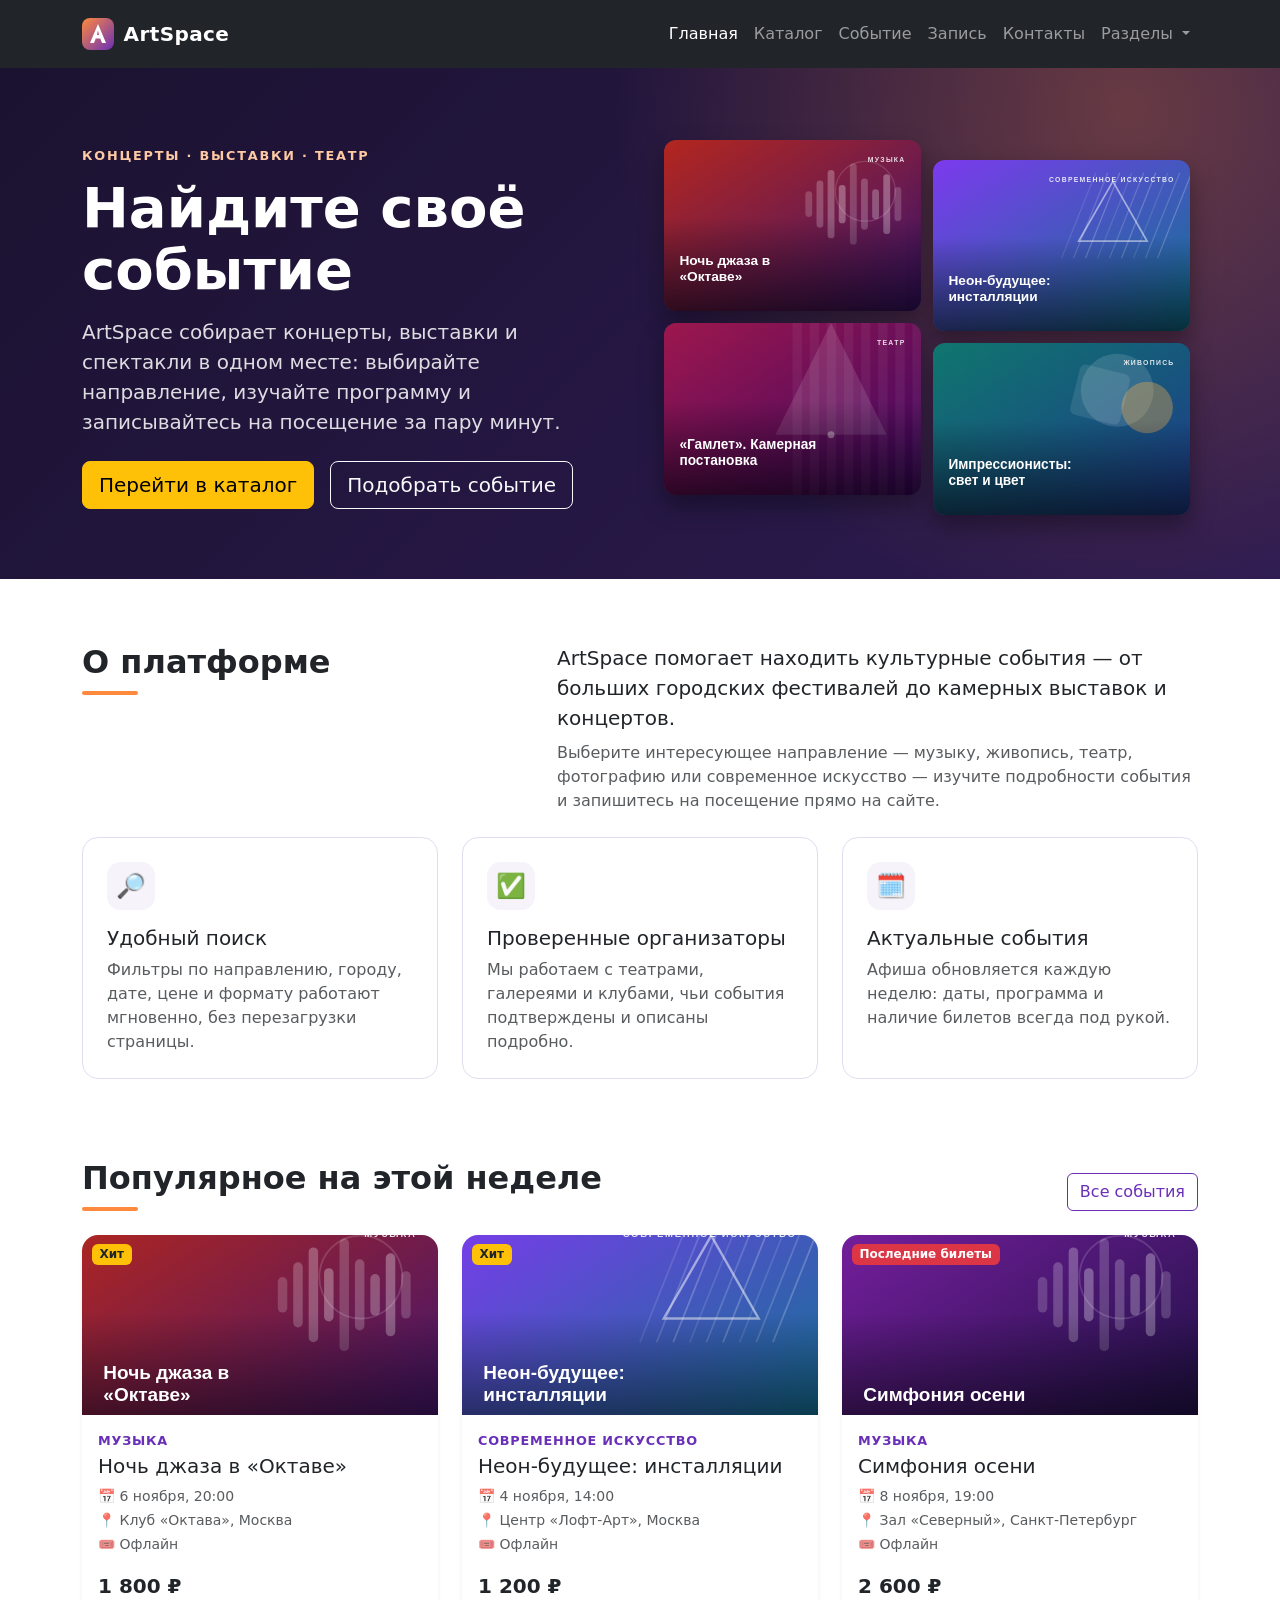
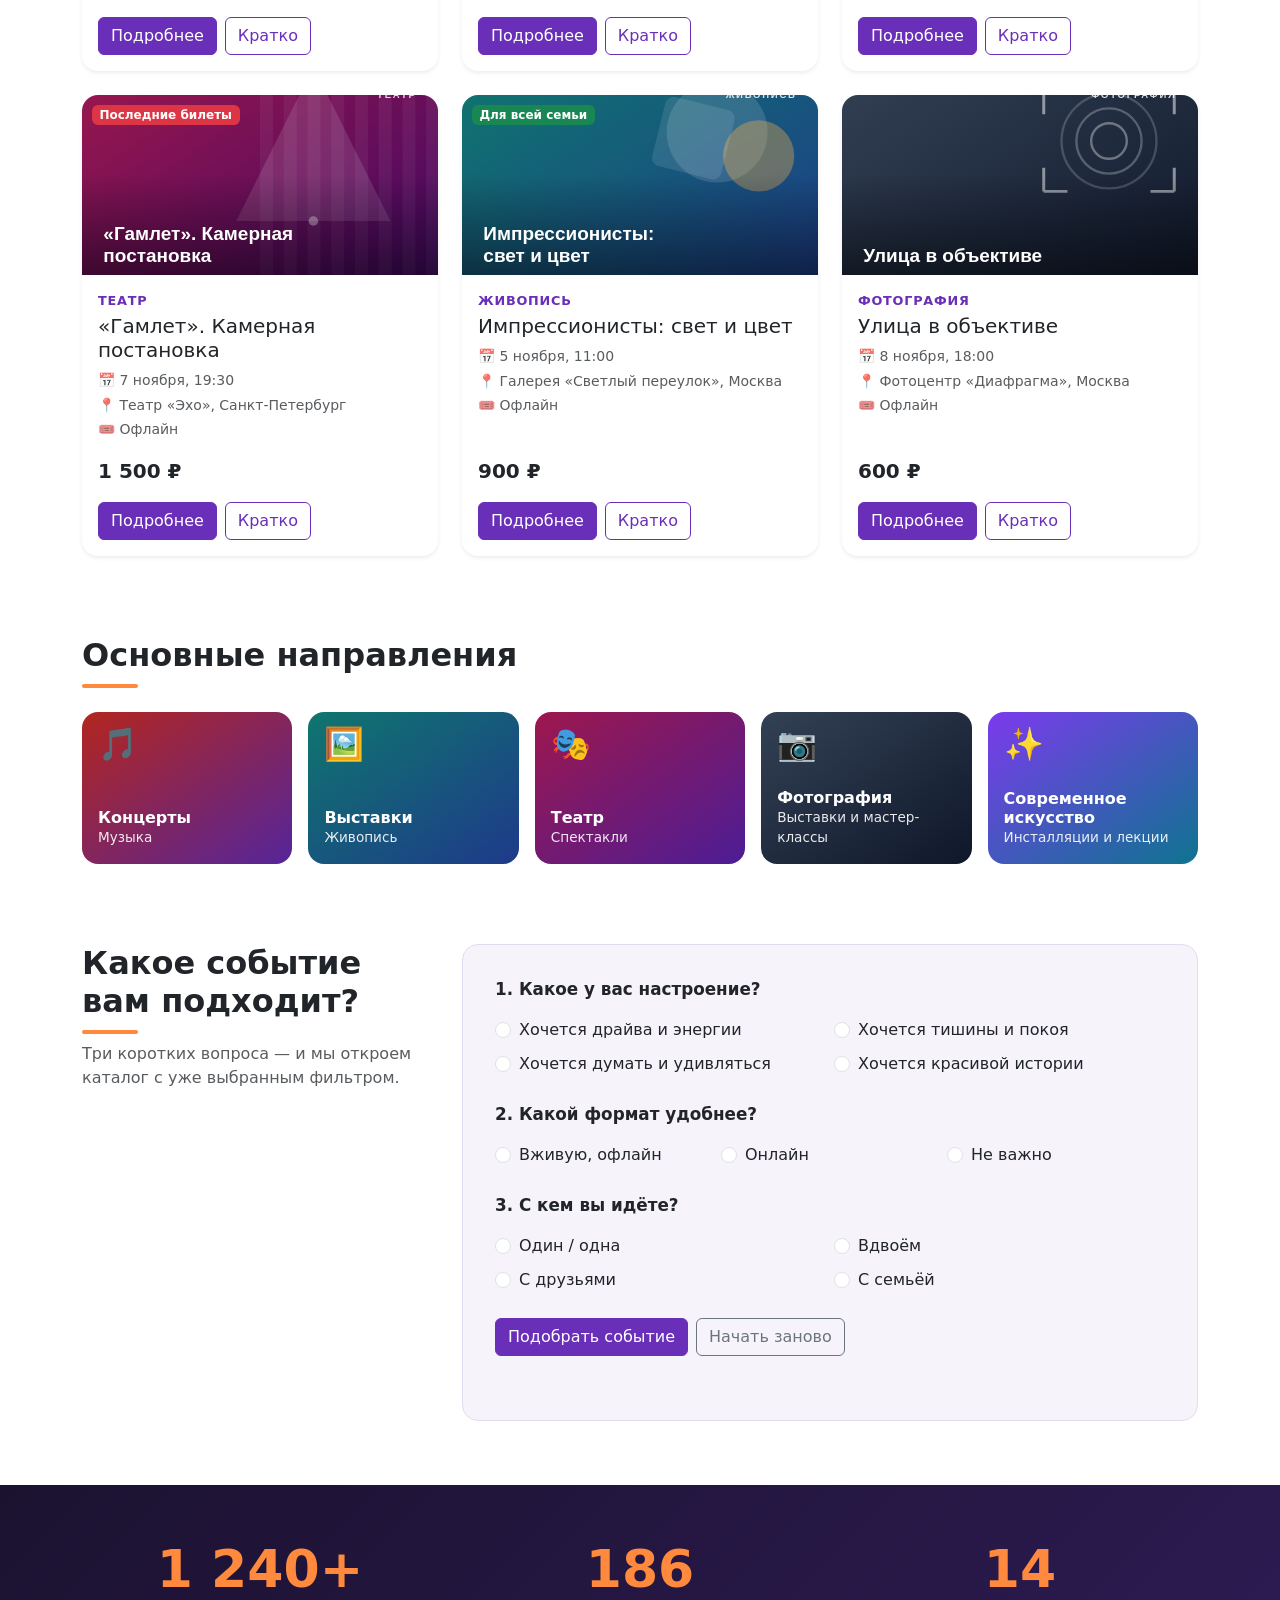
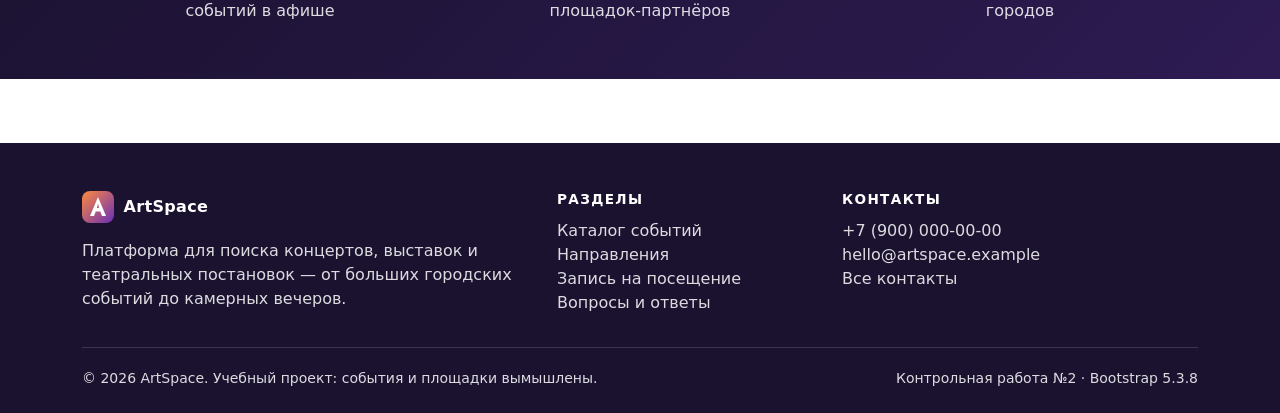
<file: index.html>
<!DOCTYPE html>
<html lang="ru">
<head>
  <meta charset="UTF-8">
  <meta name="viewport" content="width=device-width, initial-scale=1.0">
  <title>ArtSpace — поиск концертов и выставок</title>
  <meta name="description" content="ArtSpace — платформа для поиска концертов, выставок и театральных постановок.">
  <link rel="icon" href="images/logo.svg" type="image/svg+xml">
  <link
    href="https://cdn.jsdelivr.net/npm/bootstrap@5.3.8/dist/css/bootstrap.min.css"
    rel="stylesheet"
  >
  <link rel="stylesheet" href="css/custom.css">
</head>
<body data-page="home">
  <a class="visually-hidden-focusable position-absolute p-2 bg-white" href="#main">Перейти к содержимому</a>

  <nav class="navbar navbar-expand-lg navbar-dark bg-dark as-navbar sticky-top" aria-label="Основное меню">
    <div class="container">
      <a class="navbar-brand brand" href="index.html">
        <img class="brand__logo" src="images/logo.svg" alt="" width="32" height="32">
        <span>ArtSpace</span>
      </a>

      <button
        class="navbar-toggler"
        type="button"
        data-bs-toggle="collapse"
        data-bs-target="#mainNavbar"
        aria-controls="mainNavbar"
        aria-expanded="false"
        aria-label="Переключить навигацию"
      >
        <span class="navbar-toggler-icon"></span>
      </button>

      <div class="collapse navbar-collapse" id="mainNavbar">
        <ul class="navbar-nav ms-auto">
        <li class="nav-item">
          <a class="nav-link active" aria-current="page" href="index.html">Главная</a>
        </li>
        <li class="nav-item">
          <a class="nav-link" href="catalog.html">Каталог</a>
        </li>
        <li class="nav-item">
          <a class="nav-link" href="product.html">Событие</a>
        </li>
        <li class="nav-item">
          <a class="nav-link" href="order.html">Запись</a>
        </li>
        <li class="nav-item">
          <a class="nav-link" href="contacts.html">Контакты</a>
        </li>
        <li class="nav-item dropdown">
          <a class="nav-link dropdown-toggle" href="#" role="button" data-bs-toggle="dropdown" aria-expanded="false">
            Разделы
          </a>
          <ul class="dropdown-menu dropdown-menu-end">
            <li><a class="dropdown-item" href="index.html#popular">Популярное на неделе</a></li>
            <li><a class="dropdown-item" href="index.html#directions">Направления</a></li>
            <li><a class="dropdown-item" href="index.html#quiz">Подобрать событие</a></li>
            <li><hr class="dropdown-divider"></li>
            <li><a class="dropdown-item" href="contacts.html#faq">Вопросы и ответы</a></li>
          </ul>
        </li>
        </ul>
      </div>
    </div>
  </nav>

  <main id="main">
    <section class="hero" aria-labelledby="hero-title">
      <div class="container">
        <div class="row align-items-center g-5">
          <div class="col-12 col-lg-6">
            <p class="hero__eyebrow">Концерты · выставки · театр</p>
            <h1 class="hero__title display-4 mb-3" id="hero-title">Найдите своё событие</h1>
            <p class="hero__lead lead mb-4">
              ArtSpace собирает концерты, выставки и спектакли в одном месте: выбирайте направление,
              изучайте программу и записывайтесь на посещение за пару минут.
            </p>
            <div class="d-flex flex-wrap gap-3">
              <a class="btn btn-warning btn-lg" href="catalog.html">Перейти в каталог</a>
              <a class="btn btn-outline-light btn-lg" href="#quiz">Подобрать событие</a>
            </div>
          </div>
          <div class="col-12 col-lg-6">
            <div class="hero__collage" aria-hidden="true">
              <img class="hero__poster" src="images/posters/jazz-night.svg" alt="">
              <img class="hero__poster" src="images/posters/neon-future.svg" alt="">
              <img class="hero__poster" src="images/posters/hamlet-studio.svg" alt="">
              <img class="hero__poster" src="images/posters/impressionists.svg" alt="">
            </div>
          </div>
        </div>
      </div>
    </section>

    <section id="about" class="container my-5 py-3" aria-labelledby="about-title">
      <div class="row g-4 mb-4">
        <div class="col-12 col-lg-5">
          <h2 class="section-title" id="about-title">О платформе</h2>
        </div>
        <div class="col-12 col-lg-7">
          <p class="lead mb-2">ArtSpace помогает находить культурные события — от больших городских фестивалей до камерных выставок и концертов.</p>
          <p class="text-body-secondary mb-0">Выберите интересующее направление — музыку, живопись, театр, фотографию или современное искусство — изучите подробности события и запишитесь на посещение прямо на сайте.</p>
        </div>
      </div>
      <div class="row g-4">
        <div class="col-12 col-md-4">
          <div class="feature">
            <span class="feature__icon" aria-hidden="true">🔎</span>
            <h3 class="h5">Удобный поиск</h3>
            <p class="mb-0 text-body-secondary">Фильтры по направлению, городу, дате, цене и формату работают мгновенно, без перезагрузки страницы.</p>
          </div>
        </div>
        <div class="col-12 col-md-4">
          <div class="feature">
            <span class="feature__icon" aria-hidden="true">✅</span>
            <h3 class="h5">Проверенные организаторы</h3>
            <p class="mb-0 text-body-secondary">Мы работаем с театрами, галереями и клубами, чьи события подтверждены и описаны подробно.</p>
          </div>
        </div>
        <div class="col-12 col-md-4">
          <div class="feature">
            <span class="feature__icon" aria-hidden="true">🗓️</span>
            <h3 class="h5">Актуальные события</h3>
            <p class="mb-0 text-body-secondary">Афиша обновляется каждую неделю: даты, программа и наличие билетов всегда под рукой.</p>
          </div>
        </div>
      </div>
    </section>

    <section id="popular" class="container my-5 py-3" aria-labelledby="popular-title">
      <div class="d-flex flex-wrap justify-content-between align-items-end gap-3 mb-4">
        <h2 class="section-title mb-0" id="popular-title">Популярное на этой неделе</h2>
        <a class="btn btn-outline-primary" href="catalog.html">Все события</a>
      </div>
      <div class="row g-4" id="popular-grid"></div>
    </section>

    <section id="directions" class="container my-5 py-3" aria-labelledby="directions-title">
      <h2 class="section-title mb-4" id="directions-title">Основные направления</h2>
      <div class="row row-cols-2 row-cols-md-3 row-cols-lg-5 g-3">
        <div class="col">
          <a class="direction-tile direction-tile--music" href="catalog.html?category=music">
            <span class="direction-tile__icon" aria-hidden="true">🎵</span>
            <span class="direction-tile__title">Концерты</span>
            <span class="direction-tile__hint">Музыка</span>
          </a>
        </div>
        <div class="col">
          <a class="direction-tile direction-tile--painting" href="catalog.html?category=painting">
            <span class="direction-tile__icon" aria-hidden="true">🖼️</span>
            <span class="direction-tile__title">Выставки</span>
            <span class="direction-tile__hint">Живопись</span>
          </a>
        </div>
        <div class="col">
          <a class="direction-tile direction-tile--theatre" href="catalog.html?category=theatre">
            <span class="direction-tile__icon" aria-hidden="true">🎭</span>
            <span class="direction-tile__title">Театр</span>
            <span class="direction-tile__hint">Спектакли</span>
          </a>
        </div>
        <div class="col">
          <a class="direction-tile direction-tile--photography" href="catalog.html?category=photography">
            <span class="direction-tile__icon" aria-hidden="true">📷</span>
            <span class="direction-tile__title">Фотография</span>
            <span class="direction-tile__hint">Выставки и мастер-классы</span>
          </a>
        </div>
        <div class="col">
          <a class="direction-tile direction-tile--contemporary" href="catalog.html?category=contemporary">
            <span class="direction-tile__icon" aria-hidden="true">✨</span>
            <span class="direction-tile__title">Современное искусство</span>
            <span class="direction-tile__hint">Инсталляции и лекции</span>
          </a>
        </div>
      </div>
    </section>

    <section id="quiz" class="container my-5 py-3" aria-labelledby="quiz-title">
      <div class="row g-4 align-items-start">
        <div class="col-12 col-lg-4">
          <h2 class="section-title" id="quiz-title">Какое событие вам подходит?</h2>
          <p class="text-body-secondary">Три коротких вопроса — и мы откроем каталог с уже выбранным фильтром.</p>
        </div>
        <div class="col-12 col-lg-8">
          <div class="quiz">
            <form id="quiz-form" novalidate>
              <fieldset class="mb-4">
                <legend class="quiz__legend">1. Какое у вас настроение?</legend>
                <div class="row row-cols-1 row-cols-sm-2 g-2">
                  <div class="col"><div class="form-check"><input class="form-check-input" type="radio" name="mood" id="mood-energy" value="energy"><label class="form-check-label" for="mood-energy">Хочется драйва и энергии</label></div></div>
                  <div class="col"><div class="form-check"><input class="form-check-input" type="radio" name="mood" id="mood-calm" value="calm"><label class="form-check-label" for="mood-calm">Хочется тишины и покоя</label></div></div>
                  <div class="col"><div class="form-check"><input class="form-check-input" type="radio" name="mood" id="mood-think" value="think"><label class="form-check-label" for="mood-think">Хочется думать и удивляться</label></div></div>
                  <div class="col"><div class="form-check"><input class="form-check-input" type="radio" name="mood" id="mood-story" value="story"><label class="form-check-label" for="mood-story">Хочется красивой истории</label></div></div>
                </div>
              </fieldset>

              <fieldset class="mb-4">
                <legend class="quiz__legend">2. Какой формат удобнее?</legend>
                <div class="row row-cols-1 row-cols-sm-3 g-2">
                  <div class="col"><div class="form-check"><input class="form-check-input" type="radio" name="mode" id="mode-offline" value="offline"><label class="form-check-label" for="mode-offline">Вживую, офлайн</label></div></div>
                  <div class="col"><div class="form-check"><input class="form-check-input" type="radio" name="mode" id="mode-online" value="online"><label class="form-check-label" for="mode-online">Онлайн</label></div></div>
                  <div class="col"><div class="form-check"><input class="form-check-input" type="radio" name="mode" id="mode-any" value="any"><label class="form-check-label" for="mode-any">Не важно</label></div></div>
                </div>
              </fieldset>

              <fieldset class="mb-4">
                <legend class="quiz__legend">3. С кем вы идёте?</legend>
                <div class="row row-cols-1 row-cols-sm-2 g-2">
                  <div class="col"><div class="form-check"><input class="form-check-input" type="radio" name="company" id="company-alone" value="alone"><label class="form-check-label" for="company-alone">Один / одна</label></div></div>
                  <div class="col"><div class="form-check"><input class="form-check-input" type="radio" name="company" id="company-couple" value="couple"><label class="form-check-label" for="company-couple">Вдвоём</label></div></div>
                  <div class="col"><div class="form-check"><input class="form-check-input" type="radio" name="company" id="company-friends" value="friends"><label class="form-check-label" for="company-friends">С друзьями</label></div></div>
                  <div class="col"><div class="form-check"><input class="form-check-input" type="radio" name="company" id="company-family" value="family"><label class="form-check-label" for="company-family">С семьёй</label></div></div>
                </div>
              </fieldset>

              <div class="d-flex flex-wrap gap-2">
                <button type="submit" class="btn btn-primary">Подобрать событие</button>
                <button type="reset" class="btn btn-outline-secondary">Начать заново</button>
              </div>
            </form>
            <div id="quiz-result" class="quiz__result mt-3" aria-live="polite"></div>
          </div>
        </div>
      </div>
    </section>

    <section id="stats" class="stats-band" aria-label="ArtSpace в цифрах">
      <div class="container">
        <div class="stats">
          <div><span class="stats__number">1 240+</span><span class="stats__label">событий в афише</span></div>
          <div><span class="stats__number">186</span><span class="stats__label">площадок-партнёров</span></div>
          <div><span class="stats__number">14</span><span class="stats__label">городов</span></div>
        </div>
      </div>
    </section>
  </main>

  <div class="modal fade" id="eventModal" tabindex="-1" aria-labelledby="eventModalLabel" aria-hidden="true">
    <div class="modal-dialog modal-dialog-centered">
      <div class="modal-content">
        <div class="modal-header">
          <h2 class="modal-title h5" id="eventModalLabel">Событие</h2>
          <button type="button" class="btn-close" data-bs-dismiss="modal" aria-label="Закрыть"></button>
        </div>
        <div class="modal-body">
          <div class="d-flex flex-wrap gap-1 mb-3" id="eventModalLabels"></div>
          <dl class="row mb-3">
            <dt class="col-4">Дата</dt>
            <dd class="col-8" id="eventModalDate"></dd>
            <dt class="col-4">Место</dt>
            <dd class="col-8" id="eventModalPlace"></dd>
            <dt class="col-4">Цена</dt>
            <dd class="col-8 mb-0" id="eventModalPrice"></dd>
          </dl>
          <p class="mb-0 text-body-secondary" id="eventModalText"></p>
        </div>
        <div class="modal-footer">
          <button type="button" class="btn btn-secondary" data-bs-dismiss="modal">Закрыть</button>
          <a id="eventModalLink" class="btn btn-primary" href="catalog.html">Перейти на страницу события</a>
        </div>
      </div>
    </div>
  </div>

  <footer class="footer">
    <div class="container">
      <div class="row g-4">
        <div class="col-12 col-md-5">
          <a class="brand text-white text-decoration-none mb-3" href="index.html">
            <img class="brand__logo" src="images/logo.svg" alt="" width="32" height="32">
            <span>ArtSpace</span>
          </a>
          <p class="mb-0">Платформа для поиска концертов, выставок и театральных постановок — от больших городских событий до камерных вечеров.</p>
        </div>
        <div class="col-6 col-md-3">
          <h2 class="footer__title">Разделы</h2>
          <ul class="list-unstyled mb-0">
            <li><a class="footer__link" href="catalog.html">Каталог событий</a></li>
            <li><a class="footer__link" href="index.html#directions">Направления</a></li>
            <li><a class="footer__link" href="order.html">Запись на посещение</a></li>
            <li><a class="footer__link" href="contacts.html#faq">Вопросы и ответы</a></li>
          </ul>
        </div>
        <div class="col-6 col-md-4">
          <h2 class="footer__title">Контакты</h2>
          <ul class="list-unstyled mb-0">
            <li><a class="footer__link" href="tel:+79000000000">+7 (900) 000-00-00</a></li>
            <li><a class="footer__link" href="mailto:hello@artspace.example">hello@artspace.example</a></li>
            <li><a class="footer__link" href="contacts.html">Все контакты</a></li>
          </ul>
        </div>
      </div>
      <div class="footer__bottom d-flex flex-wrap justify-content-between gap-2">
        <span>&copy; 2026 ArtSpace. Учебный проект: события и площадки вымышлены.</span>
        <span>Контрольная работа №2 · Bootstrap 5.3.8</span>
      </div>
    </div>
  </footer>

  <button type="button" class="btn btn-primary to-top" id="toTop" aria-label="Наверх" hidden>&uarr;</button>

  <script src="https://cdn.jsdelivr.net/npm/bootstrap@5.3.8/dist/js/bootstrap.bundle.min.js"></script>
  <script src="js/events.js"></script>
  <script src="js/main.js"></script>
</body>
</html>
</file>
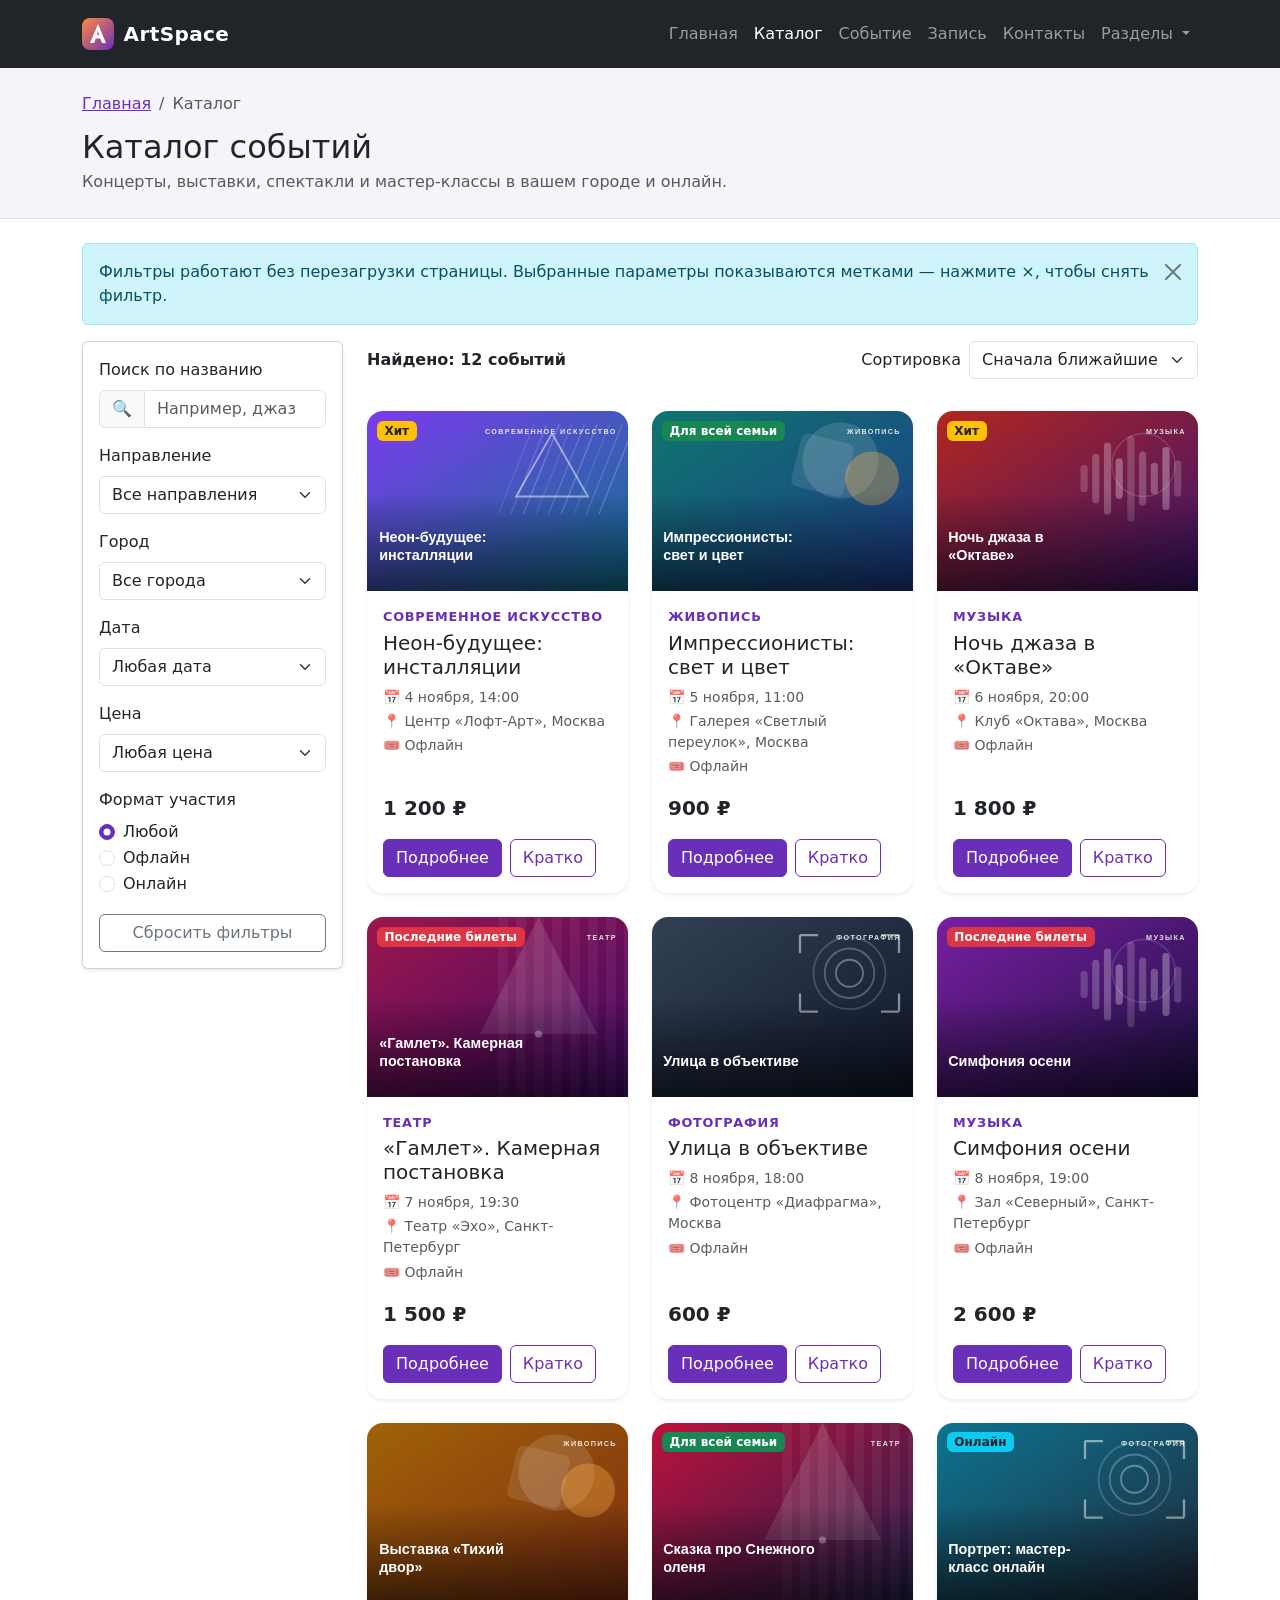
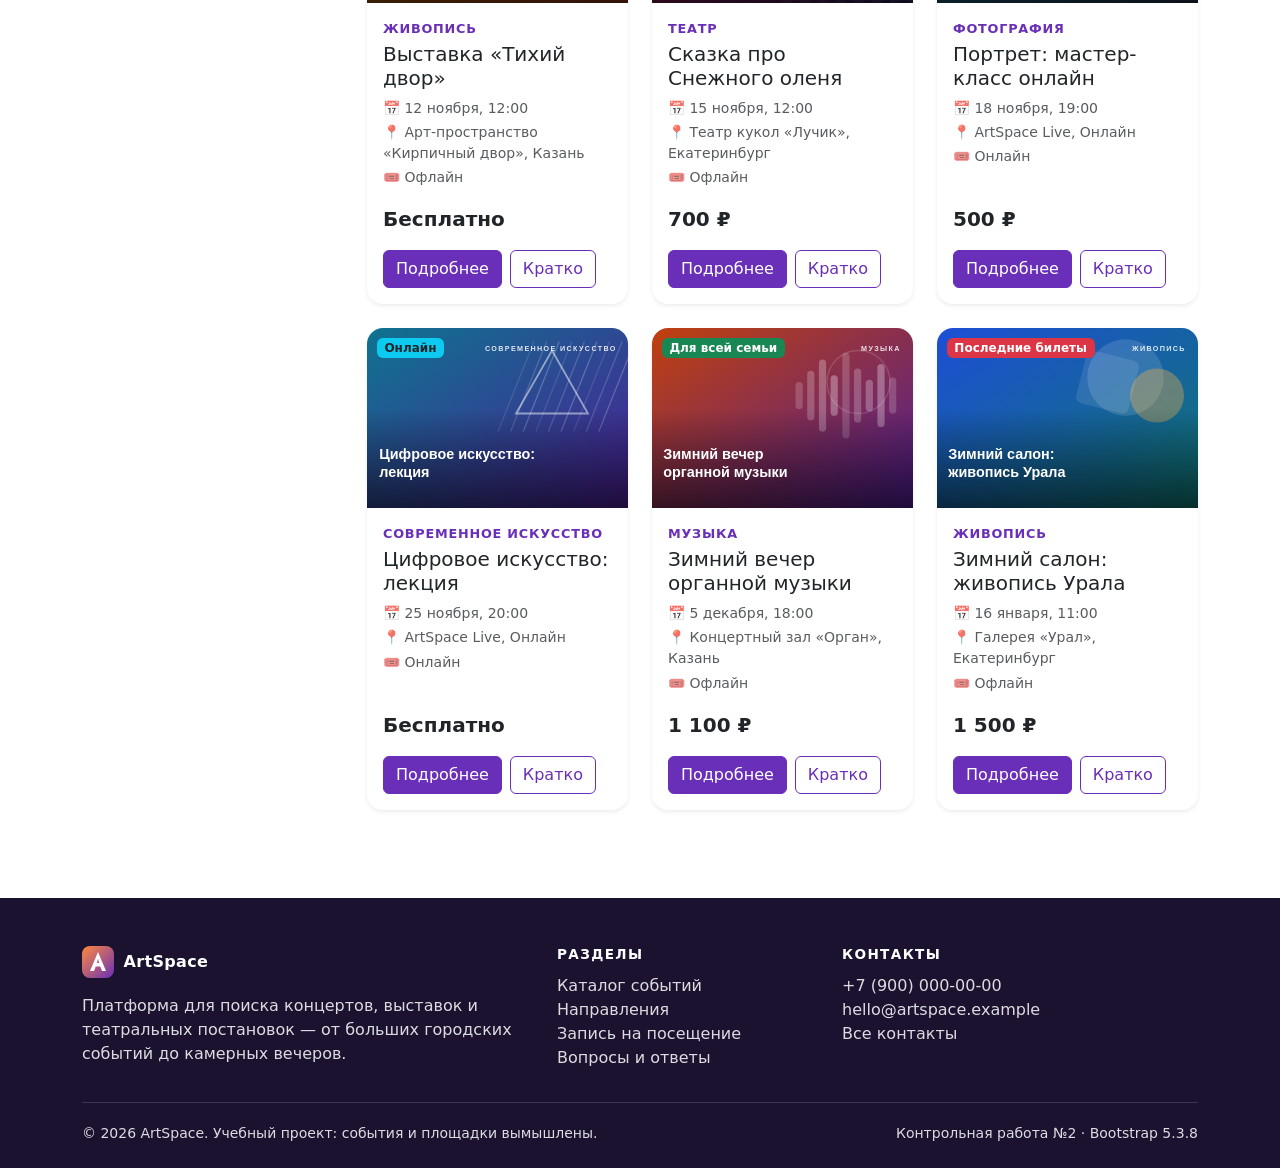
<file: catalog.html>
<!DOCTYPE html>
<html lang="ru">
<head>
  <meta charset="UTF-8">
  <meta name="viewport" content="width=device-width, initial-scale=1.0">
  <title>Каталог событий — ArtSpace</title>
  <meta name="description" content="Каталог концертов, выставок и спектаклей с фильтрами по направлению, городу, дате, цене и формату.">
  <link rel="icon" href="images/logo.svg" type="image/svg+xml">
  <link
    href="https://cdn.jsdelivr.net/npm/bootstrap@5.3.8/dist/css/bootstrap.min.css"
    rel="stylesheet"
  >
  <link rel="stylesheet" href="css/custom.css">
</head>
<body data-page="catalog">
  <a class="visually-hidden-focusable position-absolute p-2 bg-white" href="#main">Перейти к содержимому</a>

  <nav class="navbar navbar-expand-lg navbar-dark bg-dark as-navbar sticky-top" aria-label="Основное меню">
    <div class="container">
      <a class="navbar-brand brand" href="index.html">
        <img class="brand__logo" src="images/logo.svg" alt="" width="32" height="32">
        <span>ArtSpace</span>
      </a>

      <button
        class="navbar-toggler"
        type="button"
        data-bs-toggle="collapse"
        data-bs-target="#mainNavbar"
        aria-controls="mainNavbar"
        aria-expanded="false"
        aria-label="Переключить навигацию"
      >
        <span class="navbar-toggler-icon"></span>
      </button>

      <div class="collapse navbar-collapse" id="mainNavbar">
        <ul class="navbar-nav ms-auto">
        <li class="nav-item">
          <a class="nav-link" href="index.html">Главная</a>
        </li>
        <li class="nav-item">
          <a class="nav-link active" aria-current="page" href="catalog.html">Каталог</a>
        </li>
        <li class="nav-item">
          <a class="nav-link" href="product.html">Событие</a>
        </li>
        <li class="nav-item">
          <a class="nav-link" href="order.html">Запись</a>
        </li>
        <li class="nav-item">
          <a class="nav-link" href="contacts.html">Контакты</a>
        </li>
        <li class="nav-item dropdown">
          <a class="nav-link dropdown-toggle" href="#" role="button" data-bs-toggle="dropdown" aria-expanded="false">
            Разделы
          </a>
          <ul class="dropdown-menu dropdown-menu-end">
            <li><a class="dropdown-item" href="index.html#popular">Популярное на неделе</a></li>
            <li><a class="dropdown-item" href="index.html#directions">Направления</a></li>
            <li><a class="dropdown-item" href="index.html#quiz">Подобрать событие</a></li>
            <li><hr class="dropdown-divider"></li>
            <li><a class="dropdown-item" href="contacts.html#faq">Вопросы и ответы</a></li>
          </ul>
        </li>
        </ul>
      </div>
    </div>
  </nav>

  <main id="main">
    <div class="page-head">
      <div class="container">
    <nav aria-label="breadcrumb">
      <ol class="breadcrumb">
        <li class="breadcrumb-item"><a href="index.html">Главная</a></li>
        <li class="breadcrumb-item active" aria-current="page"><span>Каталог</span></li>
      </ol>
    </nav>
        <h1 class="h2 mb-1">Каталог событий</h1>
        <p class="mb-0 text-body-secondary">Концерты, выставки, спектакли и мастер-классы в вашем городе и онлайн.</p>
      </div>
    </div>

    <div class="container my-4">
      <div class="alert alert-info alert-dismissible fade show" role="alert">
        Фильтры работают без перезагрузки страницы. Выбранные параметры показываются метками — нажмите &times;, чтобы снять фильтр.
        <button type="button" class="btn-close" data-bs-dismiss="alert" aria-label="Закрыть"></button>
      </div>

      <div class="row g-4">
        <aside class="col-12 col-lg-3" aria-label="Фильтры">
          <button
            class="btn btn-outline-primary w-100 d-lg-none mb-3"
            type="button"
            data-bs-toggle="collapse"
            data-bs-target="#filtersPanel"
            aria-expanded="false"
            aria-controls="filtersPanel"
          >Фильтры и поиск</button>

          <div class="collapse d-lg-block" id="filtersPanel">
            <form id="filters-form" class="filters card card-body shadow-sm" role="search">
              <div class="mb-3">
                <label for="f-q" class="form-label">Поиск по названию</label>
                <div class="input-group">
                  <span class="input-group-text" aria-hidden="true">🔍</span>
                  <input id="f-q" name="q" type="search" class="form-control" placeholder="Например, джаз">
                </div>
              </div>

              <div class="mb-3">
                <label for="f-category" class="form-label">Направление</label>
                <select id="f-category" name="category" class="form-select">
                  <option value="">Все направления</option>
                  <option value="music">Музыка</option>
                  <option value="painting">Живопись</option>
                  <option value="theatre">Театр</option>
                  <option value="photography">Фотография</option>
                  <option value="contemporary">Современное искусство</option>
                </select>
              </div>

              <div class="mb-3">
                <label for="f-city" class="form-label">Город</label>
                <select id="f-city" name="city" class="form-select">
                  <option value="">Все города</option>
                  <option value="Москва">Москва</option>
                  <option value="Санкт-Петербург">Санкт-Петербург</option>
                  <option value="Казань">Казань</option>
                  <option value="Екатеринбург">Екатеринбург</option>
                  <option value="Онлайн">Онлайн</option>
                </select>
              </div>

              <div class="mb-3">
                <label for="f-date" class="form-label">Дата</label>
                <select id="f-date" name="date" class="form-select">
                  <option value="">Любая дата</option>
                  <option value="week">Эта неделя (2–8 ноября)</option>
                  <option value="2026-11">Ноябрь 2026</option>
                  <option value="2026-12">Декабрь 2026</option>
                  <option value="2027-01">Январь 2027</option>
                </select>
              </div>

              <div class="mb-3">
                <label for="f-price" class="form-label">Цена</label>
                <select id="f-price" name="price" class="form-select">
                  <option value="">Любая цена</option>
                  <option value="free">Бесплатно</option>
                  <option value="low">До 1 000 ₽</option>
                  <option value="mid">1 000–2 500 ₽</option>
                  <option value="high">Более 2 500 ₽</option>
                </select>
              </div>

              <fieldset class="mb-3">
                <legend class="form-label fs-6">Формат участия</legend>
                <div class="form-check">
                  <input class="form-check-input" type="radio" name="format" id="f-format-any" value="" checked>
                  <label class="form-check-label" for="f-format-any">Любой</label>
                </div>
                <div class="form-check">
                  <input class="form-check-input" type="radio" name="format" id="f-format-offline" value="offline">
                  <label class="form-check-label" for="f-format-offline">Офлайн</label>
                </div>
                <div class="form-check">
                  <input class="form-check-input" type="radio" name="format" id="f-format-online" value="online">
                  <label class="form-check-label" for="f-format-online">Онлайн</label>
                </div>
              </fieldset>

              <button type="button" class="btn btn-outline-secondary js-reset-filters">Сбросить фильтры</button>
            </form>
          </div>
        </aside>

        <section class="col-12 col-lg-9" aria-labelledby="results-title">
          <h2 class="visually-hidden" id="results-title">Результаты поиска</h2>

          <div class="d-flex flex-wrap justify-content-between align-items-center gap-3 mb-3">
            <p class="mb-0 fw-semibold" id="results-count" aria-live="polite"></p>
            <div class="d-flex align-items-center gap-2">
              <label for="f-sort" class="form-label mb-0 text-nowrap">Сортировка</label>
              <select id="f-sort" class="form-select w-auto">
                <option value="date">Сначала ближайшие</option>
                <option value="popular">Сначала популярные</option>
              </select>
            </div>
          </div>

          <div class="d-flex flex-wrap align-items-center gap-2 mb-3">
            <div id="active-filters" class="d-flex flex-wrap gap-2"></div>
            <button type="button" id="reset-filters" class="btn btn-link btn-sm js-reset-filters" hidden>Сбросить всё</button>
          </div>

          <div id="events-grid" class="row g-4"></div>

          <div id="empty-state" class="alert alert-warning mt-3" role="status" hidden>
            <p class="mb-2">По вашему запросу ничего не найдено. Попробуйте изменить параметры.</p>
            <button type="button" class="btn btn-sm btn-primary js-reset-filters">Сбросить фильтры</button>
          </div>
        </section>
      </div>
    </div>
  </main>

  <div class="modal fade" id="eventModal" tabindex="-1" aria-labelledby="eventModalLabel" aria-hidden="true">
    <div class="modal-dialog modal-dialog-centered">
      <div class="modal-content">
        <div class="modal-header">
          <h2 class="modal-title h5" id="eventModalLabel">Событие</h2>
          <button type="button" class="btn-close" data-bs-dismiss="modal" aria-label="Закрыть"></button>
        </div>
        <div class="modal-body">
          <div class="d-flex flex-wrap gap-1 mb-3" id="eventModalLabels"></div>
          <dl class="row mb-3">
            <dt class="col-4">Дата</dt>
            <dd class="col-8" id="eventModalDate"></dd>
            <dt class="col-4">Место</dt>
            <dd class="col-8" id="eventModalPlace"></dd>
            <dt class="col-4">Цена</dt>
            <dd class="col-8 mb-0" id="eventModalPrice"></dd>
          </dl>
          <p class="mb-0 text-body-secondary" id="eventModalText"></p>
        </div>
        <div class="modal-footer">
          <button type="button" class="btn btn-secondary" data-bs-dismiss="modal">Закрыть</button>
          <a id="eventModalLink" class="btn btn-primary" href="catalog.html">Перейти на страницу события</a>
        </div>
      </div>
    </div>
  </div>

  <footer class="footer">
    <div class="container">
      <div class="row g-4">
        <div class="col-12 col-md-5">
          <a class="brand text-white text-decoration-none mb-3" href="index.html">
            <img class="brand__logo" src="images/logo.svg" alt="" width="32" height="32">
            <span>ArtSpace</span>
          </a>
          <p class="mb-0">Платформа для поиска концертов, выставок и театральных постановок — от больших городских событий до камерных вечеров.</p>
        </div>
        <div class="col-6 col-md-3">
          <h2 class="footer__title">Разделы</h2>
          <ul class="list-unstyled mb-0">
            <li><a class="footer__link" href="catalog.html">Каталог событий</a></li>
            <li><a class="footer__link" href="index.html#directions">Направления</a></li>
            <li><a class="footer__link" href="order.html">Запись на посещение</a></li>
            <li><a class="footer__link" href="contacts.html#faq">Вопросы и ответы</a></li>
          </ul>
        </div>
        <div class="col-6 col-md-4">
          <h2 class="footer__title">Контакты</h2>
          <ul class="list-unstyled mb-0">
            <li><a class="footer__link" href="tel:+79000000000">+7 (900) 000-00-00</a></li>
            <li><a class="footer__link" href="mailto:hello@artspace.example">hello@artspace.example</a></li>
            <li><a class="footer__link" href="contacts.html">Все контакты</a></li>
          </ul>
        </div>
      </div>
      <div class="footer__bottom d-flex flex-wrap justify-content-between gap-2">
        <span>&copy; 2026 ArtSpace. Учебный проект: события и площадки вымышлены.</span>
        <span>Контрольная работа №2 · Bootstrap 5.3.8</span>
      </div>
    </div>
  </footer>

  <button type="button" class="btn btn-primary to-top" id="toTop" aria-label="Наверх" hidden>&uarr;</button>

  <script src="https://cdn.jsdelivr.net/npm/bootstrap@5.3.8/dist/js/bootstrap.bundle.min.js"></script>
  <script src="js/events.js"></script>
  <script src="js/main.js"></script>
</body>
</html>
</file>
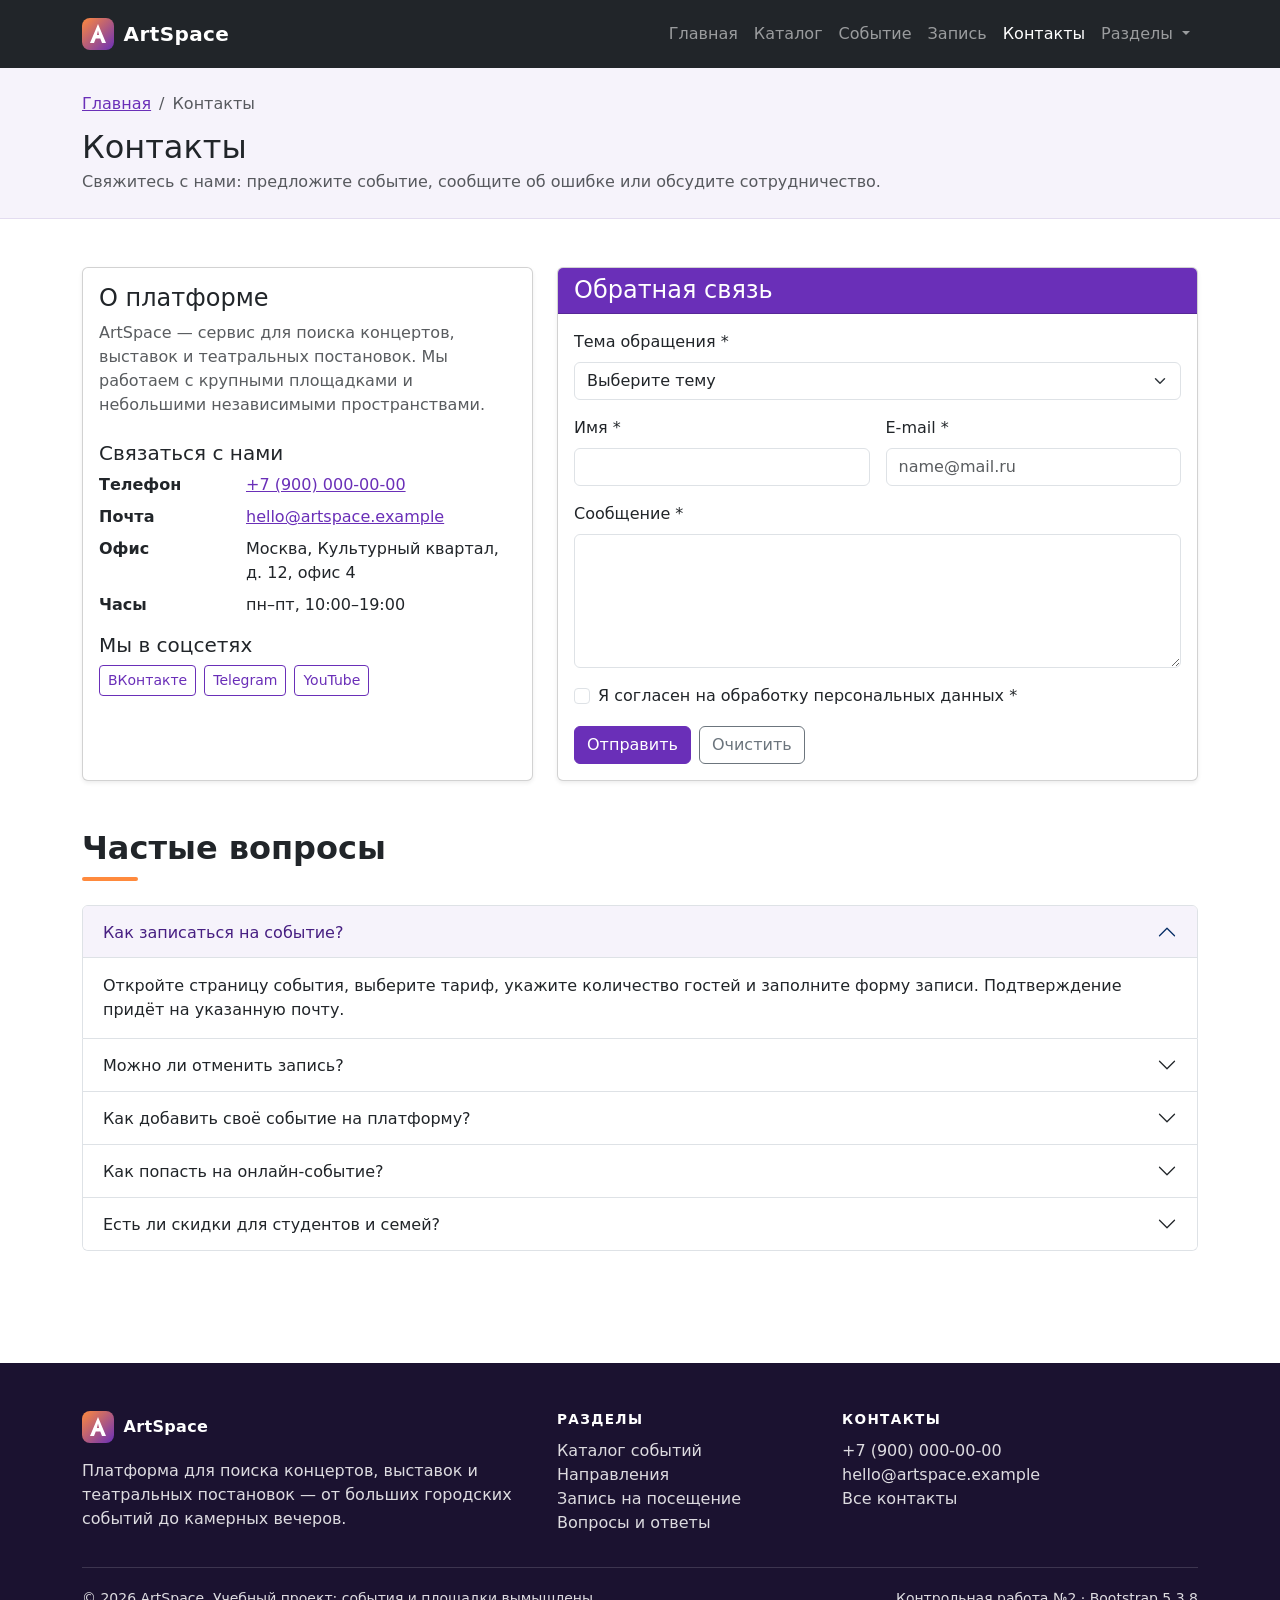
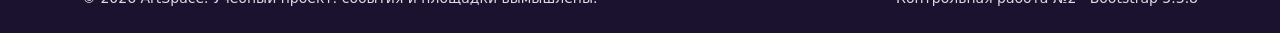
<file: contacts.html>
<!DOCTYPE html>
<html lang="ru">
<head>
  <meta charset="UTF-8">
  <meta name="viewport" content="width=device-width, initial-scale=1.0">
  <title>Контакты — ArtSpace</title>
  <meta name="description" content="Контакты ArtSpace, форма обратной связи и ответы на частые вопросы.">
  <link rel="icon" href="images/logo.svg" type="image/svg+xml">
  <link
    href="https://cdn.jsdelivr.net/npm/bootstrap@5.3.8/dist/css/bootstrap.min.css"
    rel="stylesheet"
  >
  <link rel="stylesheet" href="css/custom.css">
</head>
<body data-page="contacts">
  <a class="visually-hidden-focusable position-absolute p-2 bg-white" href="#main">Перейти к содержимому</a>

  <nav class="navbar navbar-expand-lg navbar-dark bg-dark as-navbar sticky-top" aria-label="Основное меню">
    <div class="container">
      <a class="navbar-brand brand" href="index.html">
        <img class="brand__logo" src="images/logo.svg" alt="" width="32" height="32">
        <span>ArtSpace</span>
      </a>

      <button
        class="navbar-toggler"
        type="button"
        data-bs-toggle="collapse"
        data-bs-target="#mainNavbar"
        aria-controls="mainNavbar"
        aria-expanded="false"
        aria-label="Переключить навигацию"
      >
        <span class="navbar-toggler-icon"></span>
      </button>

      <div class="collapse navbar-collapse" id="mainNavbar">
        <ul class="navbar-nav ms-auto">
        <li class="nav-item">
          <a class="nav-link" href="index.html">Главная</a>
        </li>
        <li class="nav-item">
          <a class="nav-link" href="catalog.html">Каталог</a>
        </li>
        <li class="nav-item">
          <a class="nav-link" href="product.html">Событие</a>
        </li>
        <li class="nav-item">
          <a class="nav-link" href="order.html">Запись</a>
        </li>
        <li class="nav-item">
          <a class="nav-link active" aria-current="page" href="contacts.html">Контакты</a>
        </li>
        <li class="nav-item dropdown">
          <a class="nav-link dropdown-toggle" href="#" role="button" data-bs-toggle="dropdown" aria-expanded="false">
            Разделы
          </a>
          <ul class="dropdown-menu dropdown-menu-end">
            <li><a class="dropdown-item" href="index.html#popular">Популярное на неделе</a></li>
            <li><a class="dropdown-item" href="index.html#directions">Направления</a></li>
            <li><a class="dropdown-item" href="index.html#quiz">Подобрать событие</a></li>
            <li><hr class="dropdown-divider"></li>
            <li><a class="dropdown-item" href="contacts.html#faq">Вопросы и ответы</a></li>
          </ul>
        </li>
        </ul>
      </div>
    </div>
  </nav>

  <main id="main">
    <div class="page-head">
      <div class="container">
    <nav aria-label="breadcrumb">
      <ol class="breadcrumb">
        <li class="breadcrumb-item"><a href="index.html">Главная</a></li>
        <li class="breadcrumb-item active" aria-current="page"><span>Контакты</span></li>
      </ol>
    </nav>
        <h1 class="h2 mb-1">Контакты</h1>
        <p class="mb-0 text-body-secondary">Свяжитесь с нами: предложите событие, сообщите об ошибке или обсудите сотрудничество.</p>
      </div>
    </div>

    <div class="container my-5">
      <div class="row g-4">
        <div class="col-12 col-lg-5">
          <div class="card shadow-sm h-100">
            <div class="card-body">
              <h2 class="h4">О платформе</h2>
              <p class="text-body-secondary">ArtSpace — сервис для поиска концертов, выставок и театральных постановок. Мы работаем с крупными площадками и небольшими независимыми пространствами.</p>

              <h2 class="h5 mt-4">Связаться с нами</h2>
              <dl class="row mb-3">
                <dt class="col-4">Телефон</dt>
                <dd class="col-8"><a href="tel:+79000000000">+7 (900) 000-00-00</a></dd>
                <dt class="col-4">Почта</dt>
                <dd class="col-8"><a href="mailto:hello@artspace.example">hello@artspace.example</a></dd>
                <dt class="col-4">Офис</dt>
                <dd class="col-8">Москва, Культурный квартал, д. 12, офис 4</dd>
                <dt class="col-4">Часы</dt>
                <dd class="col-8 mb-0">пн–пт, 10:00–19:00</dd>
              </dl>

              <h2 class="h5">Мы в соцсетях</h2>
              <div class="d-flex flex-wrap gap-2">
                <a class="btn btn-outline-primary btn-sm" href="https://vk.com" target="_blank" rel="noopener">ВКонтакте</a>
                <a class="btn btn-outline-primary btn-sm" href="https://t.me" target="_blank" rel="noopener">Telegram</a>
                <a class="btn btn-outline-primary btn-sm" href="https://www.youtube.com" target="_blank" rel="noopener">YouTube</a>
              </div>
            </div>
          </div>
        </div>

        <div class="col-12 col-lg-7">
          <div class="card shadow-sm">
            <div class="card-header bg-primary text-white">
              <h2 class="h4 mb-0">Обратная связь</h2>
            </div>
            <div class="card-body">
              <div id="form-status" aria-live="polite"></div>
              <form id="feedback-form" novalidate>
                <div class="row g-3">
                  <div class="col-12">
                    <label for="feedback-topic" class="form-label">Тема обращения *</label>
                    <select id="feedback-topic" name="topic" class="form-select" required>
                      <option value="">Выберите тему</option>
                      <option value="suggest">Предложить событие</option>
                      <option value="bug">Сообщить об ошибке</option>
                      <option value="partner">Сотрудничество</option>
                    </select>
                    <div class="invalid-feedback"></div>
                  </div>
                  <div class="col-12 col-md-6">
                    <label for="feedback-name" class="form-label">Имя *</label>
                    <input id="feedback-name" name="name" type="text" class="form-control" autocomplete="name" required>
                    <div class="invalid-feedback"></div>
                  </div>
                  <div class="col-12 col-md-6">
                    <label for="feedback-email" class="form-label">E-mail *</label>
                    <input id="feedback-email" name="email" type="email" class="form-control" autocomplete="email" placeholder="name@mail.ru" required>
                    <div class="invalid-feedback"></div>
                  </div>
                  <div class="col-12">
                    <label for="feedback-message" class="form-label">Сообщение *</label>
                    <textarea id="feedback-message" name="message" class="form-control" rows="5" required></textarea>
                    <div class="invalid-feedback"></div>
                  </div>
                  <div class="col-12">
                    <div class="form-check">
                      <input id="feedback-agree" name="agree" class="form-check-input" type="checkbox" required>
                      <label class="form-check-label" for="feedback-agree">Я согласен на обработку персональных данных *</label>
                      <div class="invalid-feedback"></div>
                    </div>
                  </div>
                  <div class="col-12 d-flex flex-wrap gap-2">
                    <button class="btn btn-primary" type="submit">Отправить</button>
                    <button class="btn btn-outline-secondary" type="reset">Очистить</button>
                  </div>
                </div>
              </form>
            </div>
          </div>
        </div>
      </div>

      <section id="faq" class="mt-5" aria-labelledby="faq-title">
        <h2 class="section-title mb-4" id="faq-title">Частые вопросы</h2>
        <div class="accordion" id="faqAccordion">
          <div class="accordion-item">
            <h3 class="accordion-header">
              <button class="accordion-button" type="button" data-bs-toggle="collapse" data-bs-target="#faqOne" aria-expanded="true" aria-controls="faqOne">Как записаться на событие?</button>
            </h3>
            <div id="faqOne" class="accordion-collapse collapse show" data-bs-parent="#faqAccordion">
              <div class="accordion-body">Откройте страницу события, выберите тариф, укажите количество гостей и заполните форму записи. Подтверждение придёт на указанную почту.</div>
            </div>
          </div>
          <div class="accordion-item">
            <h3 class="accordion-header">
              <button class="accordion-button collapsed" type="button" data-bs-toggle="collapse" data-bs-target="#faqTwo" aria-expanded="false" aria-controls="faqTwo">Можно ли отменить запись?</button>
            </h3>
            <div id="faqTwo" class="accordion-collapse collapse" data-bs-parent="#faqAccordion">
              <div class="accordion-body">Да, не позднее чем за 24 часа до начала события. Напишите нам через форму обратной связи и укажите номер заявки.</div>
            </div>
          </div>
          <div class="accordion-item">
            <h3 class="accordion-header">
              <button class="accordion-button collapsed" type="button" data-bs-toggle="collapse" data-bs-target="#faqThree" aria-expanded="false" aria-controls="faqThree">Как добавить своё событие на платформу?</button>
            </h3>
            <div id="faqThree" class="accordion-collapse collapse" data-bs-parent="#faqAccordion">
              <div class="accordion-body">Выберите в форме обратной связи тему «Предложить событие» и опишите мероприятие: дату, площадку и формат. Мы свяжемся с вами в течение двух рабочих дней.</div>
            </div>
          </div>
          <div class="accordion-item">
            <h3 class="accordion-header">
              <button class="accordion-button collapsed" type="button" data-bs-toggle="collapse" data-bs-target="#faqFour" aria-expanded="false" aria-controls="faqFour">Как попасть на онлайн-событие?</button>
            </h3>
            <div id="faqFour" class="accordion-collapse collapse" data-bs-parent="#faqAccordion">
              <div class="accordion-body">После записи вы получите ссылку на трансляцию. Доступ открывается за 15 минут до начала.</div>
            </div>
          </div>
          <div class="accordion-item">
            <h3 class="accordion-header">
              <button class="accordion-button collapsed" type="button" data-bs-toggle="collapse" data-bs-target="#faqFive" aria-expanded="false" aria-controls="faqFive">Есть ли скидки для студентов и семей?</button>
            </h3>
            <div id="faqFive" class="accordion-collapse collapse" data-bs-parent="#faqAccordion">
              <div class="accordion-body">На большинстве событий есть льготный тариф. Семейные события отмечены меткой «Для всей семьи».</div>
            </div>
          </div>
        </div>
      </section>
    </div>
  </main>

  <footer class="footer">
    <div class="container">
      <div class="row g-4">
        <div class="col-12 col-md-5">
          <a class="brand text-white text-decoration-none mb-3" href="index.html">
            <img class="brand__logo" src="images/logo.svg" alt="" width="32" height="32">
            <span>ArtSpace</span>
          </a>
          <p class="mb-0">Платформа для поиска концертов, выставок и театральных постановок — от больших городских событий до камерных вечеров.</p>
        </div>
        <div class="col-6 col-md-3">
          <h2 class="footer__title">Разделы</h2>
          <ul class="list-unstyled mb-0">
            <li><a class="footer__link" href="catalog.html">Каталог событий</a></li>
            <li><a class="footer__link" href="index.html#directions">Направления</a></li>
            <li><a class="footer__link" href="order.html">Запись на посещение</a></li>
            <li><a class="footer__link" href="contacts.html#faq">Вопросы и ответы</a></li>
          </ul>
        </div>
        <div class="col-6 col-md-4">
          <h2 class="footer__title">Контакты</h2>
          <ul class="list-unstyled mb-0">
            <li><a class="footer__link" href="tel:+79000000000">+7 (900) 000-00-00</a></li>
            <li><a class="footer__link" href="mailto:hello@artspace.example">hello@artspace.example</a></li>
            <li><a class="footer__link" href="contacts.html">Все контакты</a></li>
          </ul>
        </div>
      </div>
      <div class="footer__bottom d-flex flex-wrap justify-content-between gap-2">
        <span>&copy; 2026 ArtSpace. Учебный проект: события и площадки вымышлены.</span>
        <span>Контрольная работа №2 · Bootstrap 5.3.8</span>
      </div>
    </div>
  </footer>

  <button type="button" class="btn btn-primary to-top" id="toTop" aria-label="Наверх" hidden>&uarr;</button>

  <script src="https://cdn.jsdelivr.net/npm/bootstrap@5.3.8/dist/js/bootstrap.bundle.min.js"></script>
  <script src="js/events.js"></script>
  <script src="js/main.js"></script>
</body>
</html>
</file>
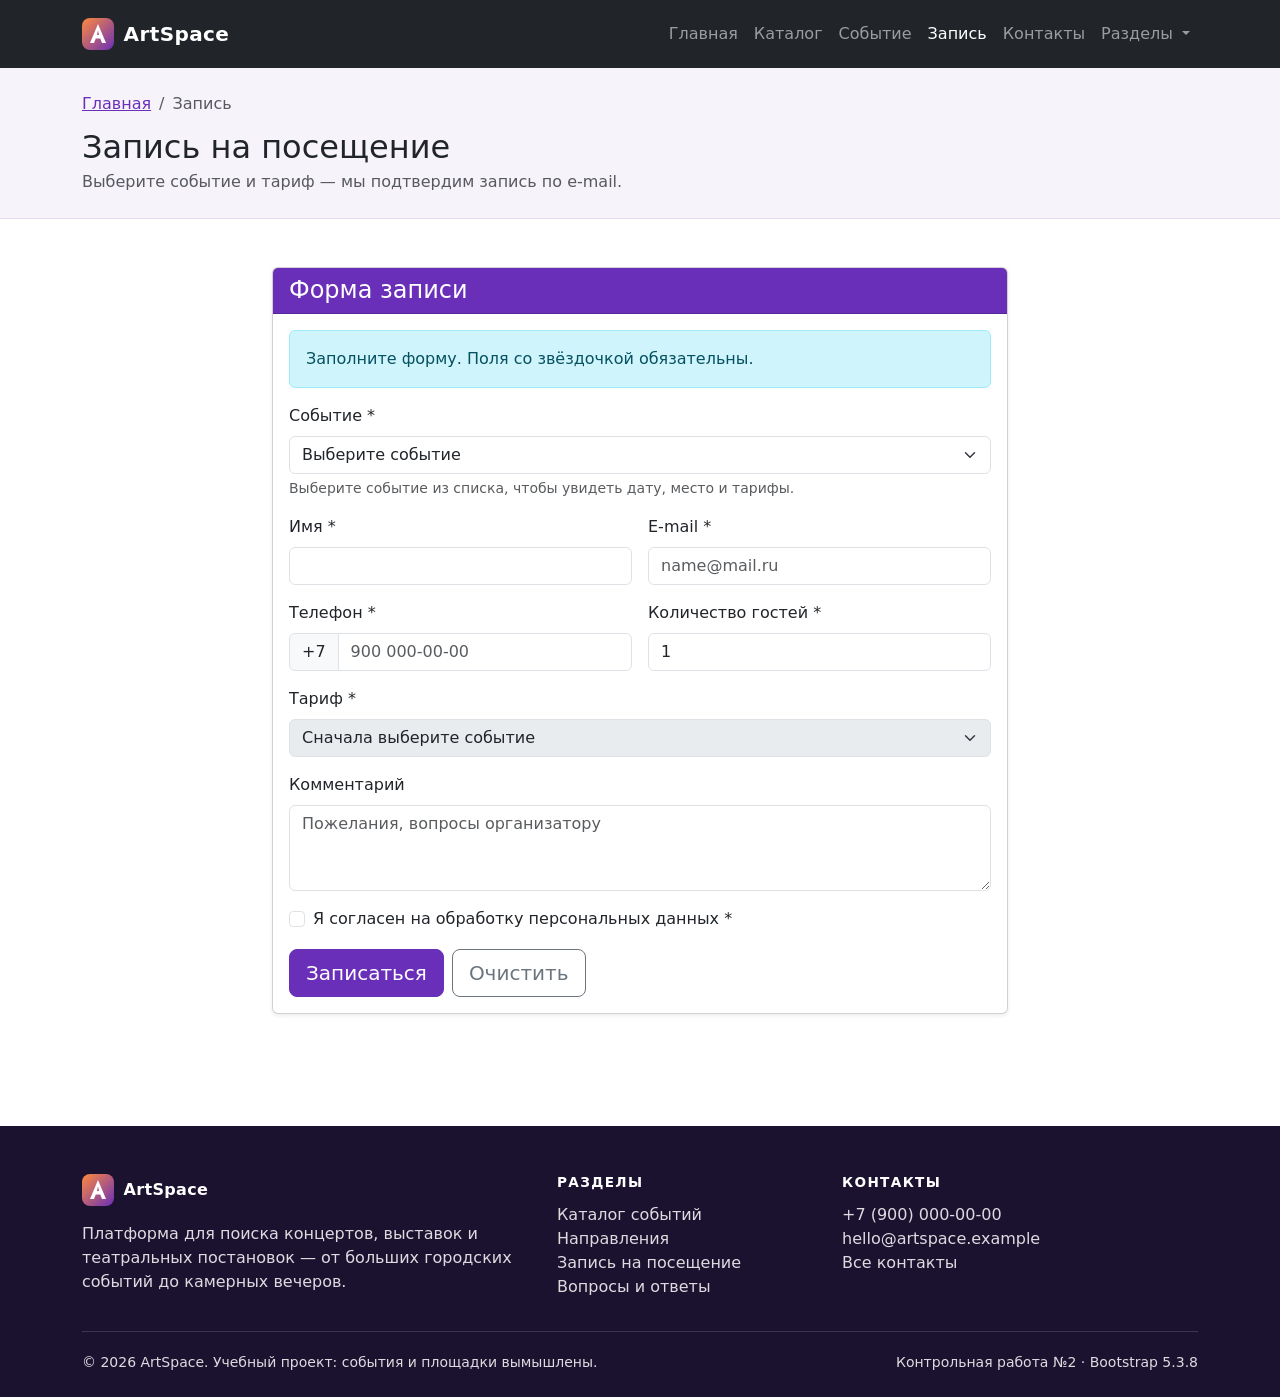
<file: order.html>
<!DOCTYPE html>
<html lang="ru">
<head>
  <meta charset="UTF-8">
  <meta name="viewport" content="width=device-width, initial-scale=1.0">
  <title>Запись на посещение — ArtSpace</title>
  <meta name="description" content="Запись на концерт, выставку или спектакль: выберите событие, тариф и количество гостей.">
  <link rel="icon" href="images/logo.svg" type="image/svg+xml">
  <link
    href="https://cdn.jsdelivr.net/npm/bootstrap@5.3.8/dist/css/bootstrap.min.css"
    rel="stylesheet"
  >
  <link rel="stylesheet" href="css/custom.css">
</head>
<body data-page="order">
  <a class="visually-hidden-focusable position-absolute p-2 bg-white" href="#main">Перейти к содержимому</a>

  <nav class="navbar navbar-expand-lg navbar-dark bg-dark as-navbar sticky-top" aria-label="Основное меню">
    <div class="container">
      <a class="navbar-brand brand" href="index.html">
        <img class="brand__logo" src="images/logo.svg" alt="" width="32" height="32">
        <span>ArtSpace</span>
      </a>

      <button
        class="navbar-toggler"
        type="button"
        data-bs-toggle="collapse"
        data-bs-target="#mainNavbar"
        aria-controls="mainNavbar"
        aria-expanded="false"
        aria-label="Переключить навигацию"
      >
        <span class="navbar-toggler-icon"></span>
      </button>

      <div class="collapse navbar-collapse" id="mainNavbar">
        <ul class="navbar-nav ms-auto">
        <li class="nav-item">
          <a class="nav-link" href="index.html">Главная</a>
        </li>
        <li class="nav-item">
          <a class="nav-link" href="catalog.html">Каталог</a>
        </li>
        <li class="nav-item">
          <a class="nav-link" href="product.html">Событие</a>
        </li>
        <li class="nav-item">
          <a class="nav-link active" aria-current="page" href="order.html">Запись</a>
        </li>
        <li class="nav-item">
          <a class="nav-link" href="contacts.html">Контакты</a>
        </li>
        <li class="nav-item dropdown">
          <a class="nav-link dropdown-toggle" href="#" role="button" data-bs-toggle="dropdown" aria-expanded="false">
            Разделы
          </a>
          <ul class="dropdown-menu dropdown-menu-end">
            <li><a class="dropdown-item" href="index.html#popular">Популярное на неделе</a></li>
            <li><a class="dropdown-item" href="index.html#directions">Направления</a></li>
            <li><a class="dropdown-item" href="index.html#quiz">Подобрать событие</a></li>
            <li><hr class="dropdown-divider"></li>
            <li><a class="dropdown-item" href="contacts.html#faq">Вопросы и ответы</a></li>
          </ul>
        </li>
        </ul>
      </div>
    </div>
  </nav>

  <main id="main">
    <div class="page-head">
      <div class="container">
    <nav aria-label="breadcrumb">
      <ol class="breadcrumb">
        <li class="breadcrumb-item"><a href="index.html">Главная</a></li>
        <li class="breadcrumb-item active" aria-current="page"><span>Запись</span></li>
      </ol>
    </nav>
        <h1 class="h2 mb-1">Запись на посещение</h1>
        <p class="mb-0 text-body-secondary">Выберите событие и тариф — мы подтвердим запись по e-mail.</p>
      </div>
    </div>

    <div class="container my-5">
      <div class="row justify-content-center">
        <div class="col-12 col-lg-8">
          <div class="card shadow-sm">
            <div class="card-header bg-primary text-white">
              <h2 class="h4 mb-0">Форма записи</h2>
            </div>
            <div class="card-body">
              <div class="alert alert-info" role="alert">Заполните форму. Поля со звёздочкой обязательны.</div>

          <div id="form-status" aria-live="polite"></div>
          <form id="booking-form" class="needs-validation" novalidate>
            <div class="row g-3">
            <div class="col-12">
              <label for="booking-event" class="form-label">Событие *</label>
              <select id="booking-event" name="event" class="form-select" required>
                <option value="">Выберите событие</option>
              </select>
              <div class="invalid-feedback"></div>
              <p class="form-text mb-0" id="booking-event-summary"></p>
            </div>

              <div class="col-12 col-md-6">
                <label for="booking-name" class="form-label">Имя *</label>
                <input id="booking-name" name="name" type="text" class="form-control" autocomplete="name" required>
                <div class="invalid-feedback"></div>
              </div>

              <div class="col-12 col-md-6">
                <label for="booking-email" class="form-label">E-mail *</label>
                <input id="booking-email" name="email" type="email" class="form-control" autocomplete="email" placeholder="name@mail.ru" required>
                <div class="invalid-feedback"></div>
              </div>

              <div class="col-12 col-md-6">
                <label for="booking-phone" class="form-label">Телефон *</label>
                <div class="input-group has-validation">
                  <span class="input-group-text">+7</span>
                  <input id="booking-phone" name="phone" type="tel" class="form-control" autocomplete="tel-national" placeholder="900 000-00-00" required>
                  <div class="invalid-feedback"></div>
                </div>
              </div>

              <div class="col-12 col-md-6">
                <label for="booking-guests" class="form-label">Количество гостей *</label>
                <input id="booking-guests" name="guests" type="number" min="1" max="10" value="1" class="form-control" required>
                <div class="invalid-feedback"></div>
              </div>

              <div class="col-12">
                <label for="booking-tariff" class="form-label">Тариф *</label>
                <select id="booking-tariff" name="tariff" class="form-select" required>
                  <option value="">Выберите тариф</option>
                </select>
                <div class="invalid-feedback"></div>
              </div>

              <div class="col-12">
                <label for="booking-comment" class="form-label">Комментарий</label>
                <textarea id="booking-comment" name="comment" class="form-control" rows="3" placeholder="Пожелания, вопросы организатору"></textarea>
              </div>

              <div class="col-12">
                <div class="form-check">
                  <input id="booking-agree" name="agree" class="form-check-input" type="checkbox" required>
                  <label class="form-check-label" for="booking-agree">Я согласен на обработку персональных данных *</label>
                  <div class="invalid-feedback"></div>
                </div>
              </div>

              <div class="col-12 d-flex flex-wrap gap-2">
                <button class="btn btn-primary btn-lg" type="submit">Записаться</button>
                <button class="btn btn-outline-secondary btn-lg" type="reset">Очистить</button>
              </div>
            </div>
          </form>

            </div>
          </div>
        </div>
      </div>
    </div>
  </main>

  <footer class="footer">
    <div class="container">
      <div class="row g-4">
        <div class="col-12 col-md-5">
          <a class="brand text-white text-decoration-none mb-3" href="index.html">
            <img class="brand__logo" src="images/logo.svg" alt="" width="32" height="32">
            <span>ArtSpace</span>
          </a>
          <p class="mb-0">Платформа для поиска концертов, выставок и театральных постановок — от больших городских событий до камерных вечеров.</p>
        </div>
        <div class="col-6 col-md-3">
          <h2 class="footer__title">Разделы</h2>
          <ul class="list-unstyled mb-0">
            <li><a class="footer__link" href="catalog.html">Каталог событий</a></li>
            <li><a class="footer__link" href="index.html#directions">Направления</a></li>
            <li><a class="footer__link" href="order.html">Запись на посещение</a></li>
            <li><a class="footer__link" href="contacts.html#faq">Вопросы и ответы</a></li>
          </ul>
        </div>
        <div class="col-6 col-md-4">
          <h2 class="footer__title">Контакты</h2>
          <ul class="list-unstyled mb-0">
            <li><a class="footer__link" href="tel:+79000000000">+7 (900) 000-00-00</a></li>
            <li><a class="footer__link" href="mailto:hello@artspace.example">hello@artspace.example</a></li>
            <li><a class="footer__link" href="contacts.html">Все контакты</a></li>
          </ul>
        </div>
      </div>
      <div class="footer__bottom d-flex flex-wrap justify-content-between gap-2">
        <span>&copy; 2026 ArtSpace. Учебный проект: события и площадки вымышлены.</span>
        <span>Контрольная работа №2 · Bootstrap 5.3.8</span>
      </div>
    </div>
  </footer>

  <button type="button" class="btn btn-primary to-top" id="toTop" aria-label="Наверх" hidden>&uarr;</button>

  <script src="https://cdn.jsdelivr.net/npm/bootstrap@5.3.8/dist/js/bootstrap.bundle.min.js"></script>
  <script src="js/events.js"></script>
  <script src="js/main.js"></script>
</body>
</html>
</file>
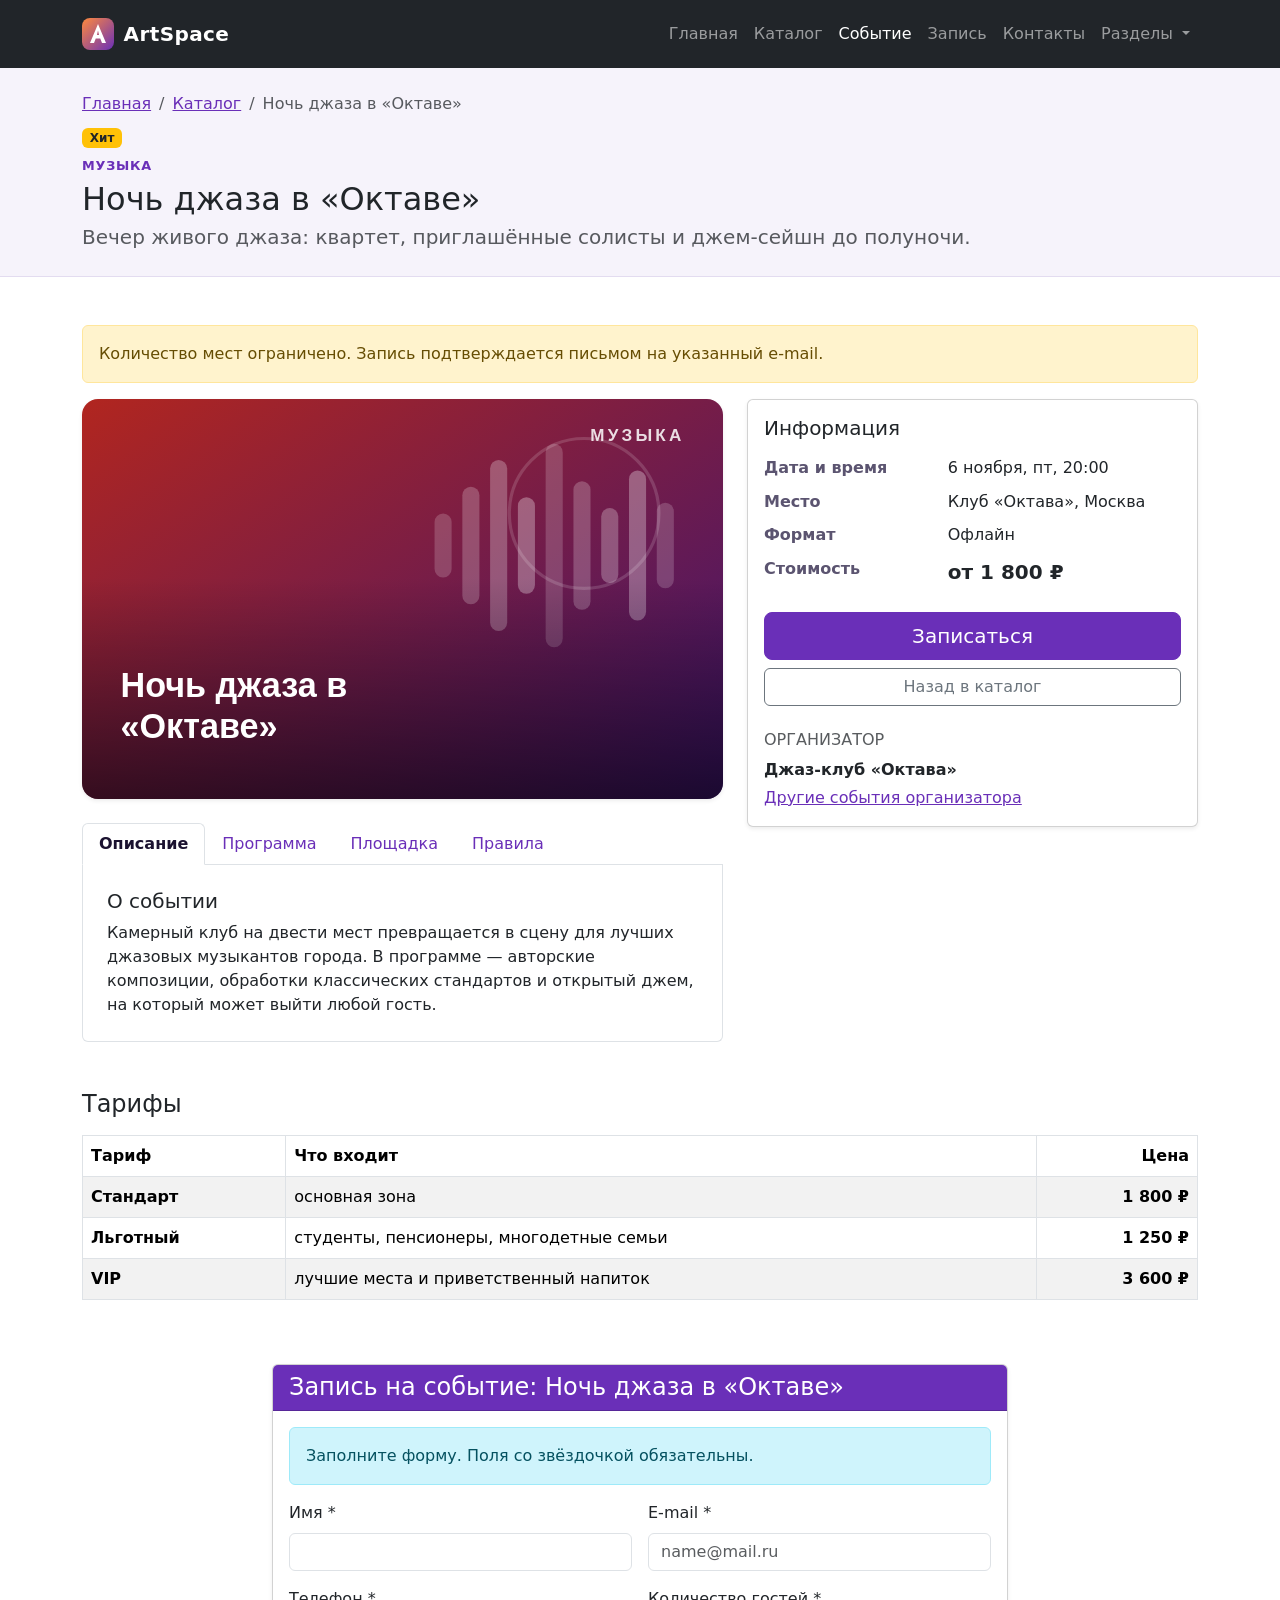
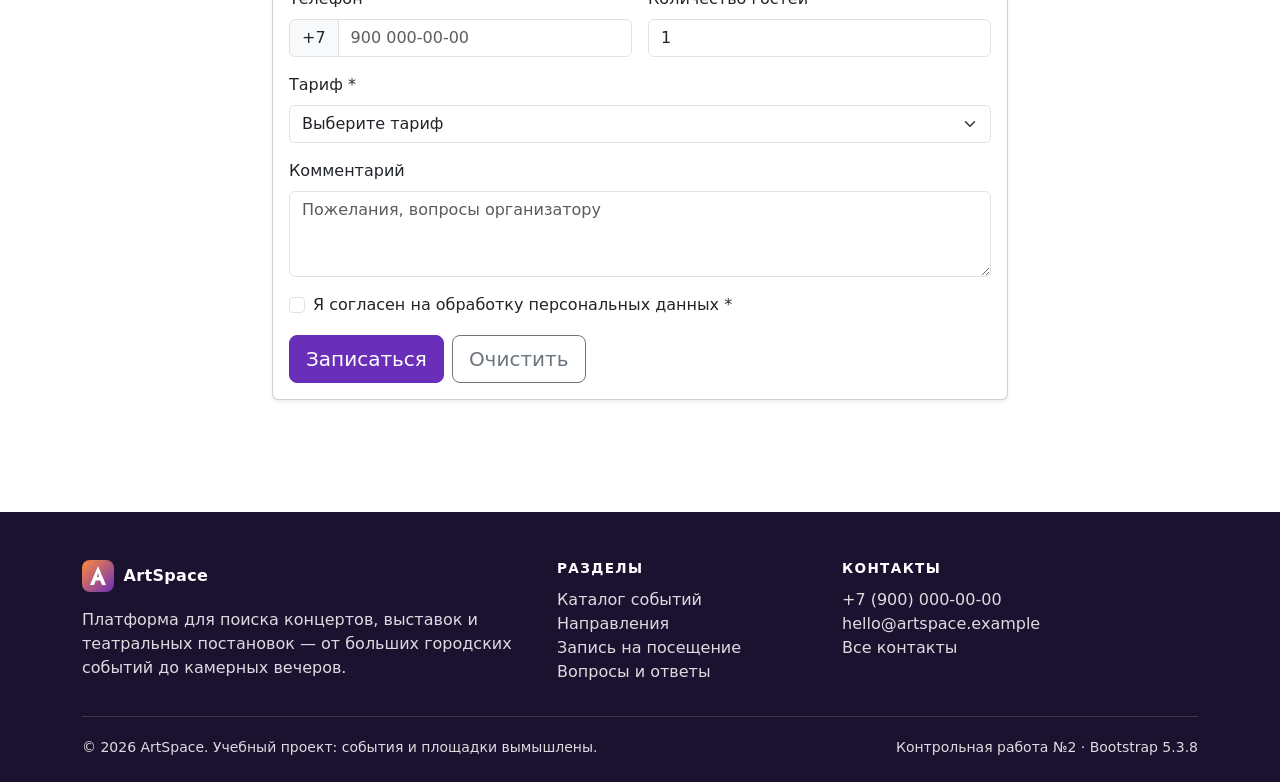
<file: product.html>
<!DOCTYPE html>
<html lang="ru">
<head>
  <meta charset="UTF-8">
  <meta name="viewport" content="width=device-width, initial-scale=1.0">
  <title>Событие — ArtSpace</title>
  <meta name="description" content="Страница события: описание, программа, площадка, тарифы и запись на посещение.">
  <link rel="icon" href="images/logo.svg" type="image/svg+xml">
  <link
    href="https://cdn.jsdelivr.net/npm/bootstrap@5.3.8/dist/css/bootstrap.min.css"
    rel="stylesheet"
  >
  <link rel="stylesheet" href="css/custom.css">
</head>
<body data-page="product">
  <a class="visually-hidden-focusable position-absolute p-2 bg-white" href="#main">Перейти к содержимому</a>

  <nav class="navbar navbar-expand-lg navbar-dark bg-dark as-navbar sticky-top" aria-label="Основное меню">
    <div class="container">
      <a class="navbar-brand brand" href="index.html">
        <img class="brand__logo" src="images/logo.svg" alt="" width="32" height="32">
        <span>ArtSpace</span>
      </a>

      <button
        class="navbar-toggler"
        type="button"
        data-bs-toggle="collapse"
        data-bs-target="#mainNavbar"
        aria-controls="mainNavbar"
        aria-expanded="false"
        aria-label="Переключить навигацию"
      >
        <span class="navbar-toggler-icon"></span>
      </button>

      <div class="collapse navbar-collapse" id="mainNavbar">
        <ul class="navbar-nav ms-auto">
        <li class="nav-item">
          <a class="nav-link" href="index.html">Главная</a>
        </li>
        <li class="nav-item">
          <a class="nav-link" href="catalog.html">Каталог</a>
        </li>
        <li class="nav-item">
          <a class="nav-link active" aria-current="page" href="product.html">Событие</a>
        </li>
        <li class="nav-item">
          <a class="nav-link" href="order.html">Запись</a>
        </li>
        <li class="nav-item">
          <a class="nav-link" href="contacts.html">Контакты</a>
        </li>
        <li class="nav-item dropdown">
          <a class="nav-link dropdown-toggle" href="#" role="button" data-bs-toggle="dropdown" aria-expanded="false">
            Разделы
          </a>
          <ul class="dropdown-menu dropdown-menu-end">
            <li><a class="dropdown-item" href="index.html#popular">Популярное на неделе</a></li>
            <li><a class="dropdown-item" href="index.html#directions">Направления</a></li>
            <li><a class="dropdown-item" href="index.html#quiz">Подобрать событие</a></li>
            <li><hr class="dropdown-divider"></li>
            <li><a class="dropdown-item" href="contacts.html#faq">Вопросы и ответы</a></li>
          </ul>
        </li>
        </ul>
      </div>
    </div>
  </nav>

  <main id="main">
    <div class="page-head">
      <div class="container">
    <nav aria-label="breadcrumb">
      <ol class="breadcrumb">
        <li class="breadcrumb-item"><a href="index.html">Главная</a></li>
        <li class="breadcrumb-item"><a href="catalog.html">Каталог</a></li>
        <li class="breadcrumb-item active" aria-current="page"><span id="crumb-title">Событие</span></li>
      </ol>
    </nav>
        <div class="d-flex flex-wrap gap-2 mb-2" id="event-labels"></div>
        <p class="event-card__category mb-1" id="event-category">Направление</p>
        <h1 class="h2 mb-1" id="event-title">Событие</h1>
        <p class="lead mb-0 text-body-secondary" id="event-short"></p>
      </div>
    </div>

    <div class="container my-5">
      <div class="alert alert-warning" role="alert">
        Количество мест ограничено. Запись подтверждается письмом на указанный e-mail.
      </div>

      <div class="row g-4">
        <div class="col-12 col-lg-7">
          <img id="event-poster" class="event-poster shadow-sm mb-4" src="images/posters/jazz-night.svg" alt="Постер события" width="600" height="400">

          <ul class="nav nav-tabs" id="eventTabs" role="tablist">
            <li class="nav-item" role="presentation">
              <button class="nav-link active" id="tab-desc-btn" data-bs-toggle="tab" data-bs-target="#tab-desc" type="button" role="tab" aria-controls="tab-desc" aria-selected="true">Описание</button>
            </li>
            <li class="nav-item" role="presentation">
              <button class="nav-link" id="tab-program-btn" data-bs-toggle="tab" data-bs-target="#tab-program" type="button" role="tab" aria-controls="tab-program" aria-selected="false">Программа</button>
            </li>
            <li class="nav-item" role="presentation">
              <button class="nav-link" id="tab-venue-btn" data-bs-toggle="tab" data-bs-target="#tab-venue" type="button" role="tab" aria-controls="tab-venue" aria-selected="false">Площадка</button>
            </li>
            <li class="nav-item" role="presentation">
              <button class="nav-link" id="tab-rules-btn" data-bs-toggle="tab" data-bs-target="#tab-rules" type="button" role="tab" aria-controls="tab-rules" aria-selected="false">Правила</button>
            </li>
          </ul>
          <div class="tab-content border border-top-0 rounded-bottom bg-white p-4">
            <div class="tab-pane fade show active" id="tab-desc" role="tabpanel" aria-labelledby="tab-desc-btn" tabindex="0">
              <h2 class="h5">О событии</h2>
              <p class="mb-0" id="event-description"></p>
            </div>
            <div class="tab-pane fade" id="tab-program" role="tabpanel" aria-labelledby="tab-program-btn" tabindex="0">
              <h2 class="h5">Программа</h2>
              <ul class="list-group list-group-flush" id="event-program"></ul>
            </div>
            <div class="tab-pane fade" id="tab-venue" role="tabpanel" aria-labelledby="tab-venue-btn" tabindex="0">
              <h2 class="h5">Площадка</h2>
              <dl class="row mb-0">
                <dt class="col-sm-4">Название</dt>
                <dd class="col-sm-8" id="event-venue-name"></dd>
                <dt class="col-sm-4">Адрес</dt>
                <dd class="col-sm-8" id="event-address"></dd>
                <dt class="col-sm-4">Часы работы</dt>
                <dd class="col-sm-8 mb-0" id="event-hours"></dd>
              </dl>
            </div>
            <div class="tab-pane fade" id="tab-rules" role="tabpanel" aria-labelledby="tab-rules-btn" tabindex="0">
              <h2 class="h5">Правила посещения</h2>
              <div class="accordion" id="rulesAccordion">
                <div class="accordion-item">
                  <h3 class="accordion-header">
                    <button class="accordion-button" type="button" data-bs-toggle="collapse" data-bs-target="#rule1" aria-expanded="true" aria-controls="rule1">Вход и билеты</button>
                  </h3>
                  <div id="rule1" class="accordion-collapse collapse show" data-bs-parent="#rulesAccordion">
                    <div class="accordion-body">Вход по подтверждению записи. Приходите за 20–30 минут до начала, чтобы спокойно пройти регистрацию.</div>
                  </div>
                </div>
                <div class="accordion-item">
                  <h3 class="accordion-header">
                    <button class="accordion-button collapsed" type="button" data-bs-toggle="collapse" data-bs-target="#rule2" aria-expanded="false" aria-controls="rule2">Фото и видео</button>
                  </h3>
                  <div id="rule2" class="accordion-collapse collapse" data-bs-parent="#rulesAccordion">
                    <div class="accordion-body">Съёмка без вспышки разрешена, если организатор не указал иное. Профессиональная съёмка — только по согласованию.</div>
                  </div>
                </div>
                <div class="accordion-item">
                  <h3 class="accordion-header">
                    <button class="accordion-button collapsed" type="button" data-bs-toggle="collapse" data-bs-target="#rule3" aria-expanded="false" aria-controls="rule3">Дети и возврат</button>
                  </h3>
                  <div id="rule3" class="accordion-collapse collapse" data-bs-parent="#rulesAccordion">
                    <div class="accordion-body">Дети допускаются в сопровождении взрослых. Отменить запись можно не позднее чем за 24 часа до начала.</div>
                  </div>
                </div>
              </div>
            </div>
          </div>
        </div>

        <div class="col-12 col-lg-5">
          <aside class="event-aside card shadow-sm" aria-label="Основная информация">
            <div class="card-body">
              <h2 class="h5 mb-3">Информация</h2>
              <dl class="event-facts row mb-3">
                <dt class="col-5">Дата и время</dt>
                <dd class="col-7" id="event-datetime"></dd>
                <dt class="col-5">Место</dt>
                <dd class="col-7" id="event-place"></dd>
                <dt class="col-5">Формат</dt>
                <dd class="col-7" id="event-format"></dd>
                <dt class="col-5">Стоимость</dt>
                <dd class="col-7 fw-bold fs-5" id="event-price"></dd>
              </dl>
              <div class="d-grid gap-2 mb-4">
                <a class="btn btn-primary btn-lg" href="#booking">Записаться</a>
                <a class="btn btn-outline-secondary" href="catalog.html">Назад в каталог</a>
              </div>
              <h2 class="h6 text-uppercase text-body-secondary">Организатор</h2>
              <p class="fw-semibold mb-1" id="event-organizer"></p>
              <a id="event-organizer-link" href="catalog.html">Другие события организатора</a>
            </div>
          </aside>
        </div>
      </div>

      <section id="tariffs" class="mt-5" aria-labelledby="tariffs-title">
        <h2 class="h4 mb-3" id="tariffs-title">Тарифы</h2>
        <div class="table-responsive">
          <table class="table table-striped table-bordered align-middle bg-white">
            <thead>
              <tr><th scope="col">Тариф</th><th scope="col">Что входит</th><th scope="col" class="text-end">Цена</th></tr>
            </thead>
            <tbody id="tariffs-body"></tbody>
          </table>
        </div>
      </section>

      <section id="booking" class="mt-5" aria-labelledby="booking-title">
        <div class="row justify-content-center">
          <div class="col-12 col-lg-8">
            <div class="card shadow-sm">
              <div class="card-header bg-primary text-white">
                <h2 class="h4 mb-0" id="booking-title">Запись на посещение</h2>
              </div>
              <div class="card-body">
                <div class="alert alert-info" role="alert">Заполните форму. Поля со звёздочкой обязательны.</div>

          <div id="form-status" aria-live="polite"></div>
          <form id="booking-form" class="needs-validation" novalidate>
            <div class="row g-3">
              <div class="col-12 col-md-6">
                <label for="booking-name" class="form-label">Имя *</label>
                <input id="booking-name" name="name" type="text" class="form-control" autocomplete="name" required>
                <div class="invalid-feedback"></div>
              </div>

              <div class="col-12 col-md-6">
                <label for="booking-email" class="form-label">E-mail *</label>
                <input id="booking-email" name="email" type="email" class="form-control" autocomplete="email" placeholder="name@mail.ru" required>
                <div class="invalid-feedback"></div>
              </div>

              <div class="col-12 col-md-6">
                <label for="booking-phone" class="form-label">Телефон *</label>
                <div class="input-group has-validation">
                  <span class="input-group-text">+7</span>
                  <input id="booking-phone" name="phone" type="tel" class="form-control" autocomplete="tel-national" placeholder="900 000-00-00" required>
                  <div class="invalid-feedback"></div>
                </div>
              </div>

              <div class="col-12 col-md-6">
                <label for="booking-guests" class="form-label">Количество гостей *</label>
                <input id="booking-guests" name="guests" type="number" min="1" max="10" value="1" class="form-control" required>
                <div class="invalid-feedback"></div>
              </div>

              <div class="col-12">
                <label for="booking-tariff" class="form-label">Тариф *</label>
                <select id="booking-tariff" name="tariff" class="form-select" required>
                  <option value="">Выберите тариф</option>
                </select>
                <div class="invalid-feedback"></div>
              </div>

              <div class="col-12">
                <label for="booking-comment" class="form-label">Комментарий</label>
                <textarea id="booking-comment" name="comment" class="form-control" rows="3" placeholder="Пожелания, вопросы организатору"></textarea>
              </div>

              <div class="col-12">
                <div class="form-check">
                  <input id="booking-agree" name="agree" class="form-check-input" type="checkbox" required>
                  <label class="form-check-label" for="booking-agree">Я согласен на обработку персональных данных *</label>
                  <div class="invalid-feedback"></div>
                </div>
              </div>

              <div class="col-12 d-flex flex-wrap gap-2">
                <button class="btn btn-primary btn-lg" type="submit">Записаться</button>
                <button class="btn btn-outline-secondary btn-lg" type="reset">Очистить</button>
              </div>
            </div>
          </form>

              </div>
            </div>
          </div>
        </div>
      </section>
    </div>
  </main>

  <footer class="footer">
    <div class="container">
      <div class="row g-4">
        <div class="col-12 col-md-5">
          <a class="brand text-white text-decoration-none mb-3" href="index.html">
            <img class="brand__logo" src="images/logo.svg" alt="" width="32" height="32">
            <span>ArtSpace</span>
          </a>
          <p class="mb-0">Платформа для поиска концертов, выставок и театральных постановок — от больших городских событий до камерных вечеров.</p>
        </div>
        <div class="col-6 col-md-3">
          <h2 class="footer__title">Разделы</h2>
          <ul class="list-unstyled mb-0">
            <li><a class="footer__link" href="catalog.html">Каталог событий</a></li>
            <li><a class="footer__link" href="index.html#directions">Направления</a></li>
            <li><a class="footer__link" href="order.html">Запись на посещение</a></li>
            <li><a class="footer__link" href="contacts.html#faq">Вопросы и ответы</a></li>
          </ul>
        </div>
        <div class="col-6 col-md-4">
          <h2 class="footer__title">Контакты</h2>
          <ul class="list-unstyled mb-0">
            <li><a class="footer__link" href="tel:+79000000000">+7 (900) 000-00-00</a></li>
            <li><a class="footer__link" href="mailto:hello@artspace.example">hello@artspace.example</a></li>
            <li><a class="footer__link" href="contacts.html">Все контакты</a></li>
          </ul>
        </div>
      </div>
      <div class="footer__bottom d-flex flex-wrap justify-content-between gap-2">
        <span>&copy; 2026 ArtSpace. Учебный проект: события и площадки вымышлены.</span>
        <span>Контрольная работа №2 · Bootstrap 5.3.8</span>
      </div>
    </div>
  </footer>

  <button type="button" class="btn btn-primary to-top" id="toTop" aria-label="Наверх" hidden>&uarr;</button>

  <script src="https://cdn.jsdelivr.net/npm/bootstrap@5.3.8/dist/js/bootstrap.bundle.min.js"></script>
  <script src="js/events.js"></script>
  <script src="js/main.js"></script>
</body>
</html>
</file>
<file: css/custom.css>
/*
  ArtSpace — custom.css
  Подключается ПОСЛЕ Bootstrap и только дополняет его:
  - CSS-переменные бренда (и переопределение переменных Bootstrap);
  - несколько компонентов в методологии БЭМ (block__element--modifier);
  - Flexbox / Grid там, где Bootstrap-классов недостаточно.
*/

/* ---------- 1. Переменные ---------- */
:root {
  --as-ink: #1b1230;
  --as-ink-2: #2d1b52;
  --as-primary: #6a2fb8;
  --as-primary-dark: #55259a;
  --as-primary-darker: #471f82;
  --as-accent: #ff8a3d;
  --as-surface: #f6f3fb;
  --as-border: #e3dcf0;
  --as-radius: 1rem;
  --as-shadow: 0 0.5rem 1.5rem rgba(27, 18, 48, 0.14);
  --as-nav-height: 4.25rem;

  /* переопределяем цвета Bootstrap под бренд */
  --bs-primary: #6a2fb8;
  --bs-primary-rgb: 106, 47, 184;
  --bs-link-color: #6a2fb8;
  --bs-link-color-rgb: 106, 47, 184;
  --bs-link-hover-color: #55259a;
  --bs-link-hover-color-rgb: 85, 37, 154;
}

/* ---------- 2. Основа ---------- */
html {
  scroll-behavior: smooth;
}

body {
  min-height: 100vh;
  display: flex;
  flex-direction: column;
}

main {
  flex: 1 0 auto;
}

/* якорные ссылки не прячутся под закреплённым меню */
section[id],
[id].anchor-target {
  scroll-margin-top: calc(var(--as-nav-height) + 0.5rem);
}

:focus-visible {
  outline: 3px solid var(--as-accent);
  outline-offset: 2px;
}

/* ---------- 3. Кнопки и формы в цветах бренда ---------- */
.btn-primary {
  --bs-btn-bg: var(--as-primary);
  --bs-btn-border-color: var(--as-primary);
  --bs-btn-hover-bg: var(--as-primary-dark);
  --bs-btn-hover-border-color: var(--as-primary-dark);
  --bs-btn-active-bg: var(--as-primary-darker);
  --bs-btn-active-border-color: var(--as-primary-darker);
  --bs-btn-disabled-bg: var(--as-primary);
  --bs-btn-disabled-border-color: var(--as-primary);
  --bs-btn-focus-shadow-rgb: 106, 47, 184;
}

.btn-outline-primary {
  --bs-btn-color: var(--as-primary);
  --bs-btn-border-color: var(--as-primary);
  --bs-btn-hover-bg: var(--as-primary);
  --bs-btn-hover-border-color: var(--as-primary);
  --bs-btn-active-bg: var(--as-primary-dark);
  --bs-btn-active-border-color: var(--as-primary-dark);
  --bs-btn-focus-shadow-rgb: 106, 47, 184;
}

.form-control:focus,
.form-select:focus,
.form-check-input:focus {
  border-color: #a67ddb;
  box-shadow: 0 0 0 0.25rem rgba(106, 47, 184, 0.25);
}

.form-check-input:checked {
  background-color: var(--as-primary);
  border-color: var(--as-primary);
}

.nav-tabs .nav-link {
  color: var(--as-primary);
}

.nav-tabs .nav-link.active {
  color: var(--as-ink);
  font-weight: 600;
}

.accordion {
  --bs-accordion-active-bg: var(--as-surface);
  --bs-accordion-active-color: var(--as-primary-darker);
  --bs-accordion-btn-focus-box-shadow: 0 0 0 0.25rem rgba(106, 47, 184, 0.25);
}

/* ---------- 4. Навигация (БЭМ: brand) ---------- */
.navbar.as-navbar {
  background-color: var(--as-ink);
  min-height: var(--as-nav-height);
}

.brand {
  display: flex;
  align-items: center;
  gap: 0.6rem;
  font-weight: 700;
  letter-spacing: 0.02em;
}

.brand__logo {
  width: 2rem;
  height: 2rem;
}

/* ---------- 5. Hero (БЭМ: hero) ---------- */
.hero {
  position: relative;
  overflow: hidden;
  padding: 4.5rem 0 4rem;
  color: #fff;
  background:
    radial-gradient(circle at 88% 8%, rgba(255, 138, 61, 0.3), transparent 42%),
    linear-gradient(135deg, var(--as-ink), var(--as-ink-2));
}

.hero__eyebrow {
  margin-bottom: 0.75rem;
  font-size: 0.8rem;
  font-weight: 600;
  letter-spacing: 0.14em;
  text-transform: uppercase;
  color: #ffc9a3;
}

.hero__title {
  font-weight: 800;
  line-height: 1.1;
}

.hero__lead {
  max-width: 34rem;
  color: rgba(255, 255, 255, 0.85);
}

.hero__collage {
  display: grid;
  grid-template-columns: 1fr 1fr;
  gap: 0.75rem;
  padding: 0 0.5rem 1.25rem 0;
}

.hero__poster {
  width: 100%;
  aspect-ratio: 3 / 2;
  object-fit: cover;
  border-radius: 0.75rem;
  box-shadow: 0 0.75rem 1.5rem rgba(0, 0, 0, 0.35);
}

.hero__poster:nth-child(even) {
  transform: translateY(1.25rem);
}

/* ---------- 6. Заголовки секций ---------- */
.section-title {
  font-weight: 800;
}

.section-title::after {
  content: "";
  display: block;
  width: 3.5rem;
  height: 0.25rem;
  margin-top: 0.6rem;
  border-radius: 1rem;
  background: var(--as-accent);
}

.section-title--center {
  text-align: center;
}

.section-title--center::after {
  margin-left: auto;
  margin-right: auto;
}

/* ---------- 7. Преимущества (БЭМ: feature) ---------- */
.feature {
  height: 100%;
  padding: 1.5rem;
  border: 1px solid var(--as-border);
  border-radius: var(--as-radius);
  background: #fff;
}

.feature__icon {
  display: inline-flex;
  align-items: center;
  justify-content: center;
  width: 3rem;
  height: 3rem;
  margin-bottom: 1rem;
  border-radius: 0.85rem;
  font-size: 1.5rem;
  background: var(--as-surface);
}

/* ---------- 8. Карточка события (БЭМ: event-card) ---------- */
.card-img-top {
  height: 180px;
  object-fit: cover;
}

.event-card {
  border: 0;
  border-radius: var(--as-radius);
  overflow: hidden;
  transition: transform 0.2s ease, box-shadow 0.2s ease;
}

.event-card:hover {
  transform: translateY(-4px);
  box-shadow: var(--as-shadow) !important;
}

.event-card__poster-wrap {
  position: relative;
}

.event-card__labels {
  position: absolute;
  top: 0.6rem;
  left: 0.6rem;
  right: 0.6rem;
  display: flex;
  flex-wrap: wrap;
  gap: 0.35rem;
}

.event-card__category {
  font-size: 0.8rem;
  font-weight: 700;
  letter-spacing: 0.06em;
  text-transform: uppercase;
  color: var(--as-primary);
}

.event-card__meta li + li {
  margin-top: 0.2rem;
}

/* ---------- 9. Плитки направлений (БЭМ: direction-tile) ---------- */
.direction-tile {
  display: flex;
  flex-direction: column;
  justify-content: flex-end;
  min-height: 9.5rem;
  padding: 1rem;
  border-radius: var(--as-radius);
  color: #fff;
  text-decoration: none;
  background: linear-gradient(145deg, var(--tile-from), var(--tile-to));
  transition: transform 0.2s ease, box-shadow 0.2s ease;
}

.direction-tile:hover,
.direction-tile:focus-visible {
  color: #fff;
  transform: translateY(-4px);
  box-shadow: var(--as-shadow);
}

.direction-tile__icon {
  margin-bottom: auto;
  font-size: 2rem;
  line-height: 1;
}

.direction-tile__title {
  font-weight: 700;
  line-height: 1.2;
}

.direction-tile__hint {
  font-size: 0.85rem;
  opacity: 0.9;
}

.direction-tile--music { --tile-from: #b3261e; --tile-to: #55259a; }
.direction-tile--painting { --tile-from: #0f766e; --tile-to: #1e3a8a; }
.direction-tile--theatre { --tile-from: #9d174d; --tile-to: #4c1d95; }
.direction-tile--photography { --tile-from: #334155; --tile-to: #0f172a; }
.direction-tile--contemporary { --tile-from: #7c3aed; --tile-to: #0e7490; }

/* ---------- 10. Подборщик события (БЭМ: quiz) ---------- */
.quiz {
  padding: 2rem;
  border: 1px solid var(--as-border);
  border-radius: var(--as-radius);
  background: var(--as-surface);
}

.quiz__legend {
  font-size: 1.05rem;
  font-weight: 700;
}

.quiz__result {
  min-height: 1rem;
}

/* ---------- 11. Статистика (БЭМ: stats) ---------- */
.stats-band {
  padding: 3.5rem 0;
  color: #fff;
  background: linear-gradient(135deg, var(--as-ink), var(--as-ink-2));
}

.stats {
  display: grid;
  grid-template-columns: repeat(3, 1fr);
  gap: 1.5rem;
  text-align: center;
}

.stats__number {
  display: block;
  font-size: clamp(2rem, 5vw, 3.25rem);
  font-weight: 800;
  line-height: 1.1;
  color: var(--as-accent);
}

.stats__label {
  color: rgba(255, 255, 255, 0.85);
}

@media (max-width: 575.98px) {
  .stats {
    grid-template-columns: 1fr;
  }
}

/* ---------- 12. Шапка внутренних страниц (БЭМ: page-head) ---------- */
.page-head {
  padding: 1.5rem 0;
  border-bottom: 1px solid var(--as-border);
  background: var(--as-surface);
}

.page-head .breadcrumb {
  margin-bottom: 0.75rem;
}

/* ---------- 13. Фильтры каталога (БЭМ: filters, chip) ---------- */
@media (min-width: 992px) {
  .filters {
    position: sticky;
    top: calc(var(--as-nav-height) + 1rem);
  }
}

.chip {
  display: inline-flex;
  align-items: center;
  gap: 0.4rem;
  padding: 0.25rem 0.35rem 0.25rem 0.85rem;
  border-radius: 999px;
  font-size: 0.875rem;
  color: #fff;
  background: var(--as-primary);
}

.chip__close {
  display: inline-flex;
  align-items: center;
  justify-content: center;
  width: 1.5rem;
  height: 1.5rem;
  padding: 0;
  border: 0;
  border-radius: 50%;
  font-size: 1rem;
  line-height: 1;
  color: #fff;
  background: rgba(255, 255, 255, 0.22);
}

.chip__close:hover {
  background: rgba(255, 255, 255, 0.4);
}

/* ---------- 14. Страница события (БЭМ: event-poster) ---------- */
.event-poster {
  display: block;
  width: 100%;
  aspect-ratio: 3 / 2;
  object-fit: cover;
  border-radius: var(--as-radius);
}

.event-facts dt {
  font-weight: 600;
  color: #5b5470;
}

.event-facts dd {
  margin-bottom: 0.6rem;
}

@media (min-width: 992px) {
  .event-aside {
    position: sticky;
    top: calc(var(--as-nav-height) + 1rem);
  }
}

/* ---------- 15. Подвал (БЭМ: footer) ---------- */
.footer {
  margin-top: 4rem;
  padding: 3rem 0 1.5rem;
  color: rgba(255, 255, 255, 0.85);
  background: var(--as-ink);
}

.footer__title {
  margin-bottom: 0.75rem;
  font-size: 0.85rem;
  font-weight: 700;
  letter-spacing: 0.1em;
  text-transform: uppercase;
  color: #fff;
}

.footer__link {
  color: rgba(255, 255, 255, 0.85);
  text-decoration: none;
  overflow-wrap: anywhere;
}

.footer__link:hover {
  color: #fff;
  text-decoration: underline;
}

.footer__bottom {
  margin-top: 2rem;
  padding-top: 1.25rem;
  border-top: 1px solid rgba(255, 255, 255, 0.15);
  font-size: 0.875rem;
}

/* ---------- 16. Кнопка «Наверх» (БЭМ: to-top) ---------- */
.to-top {
  position: fixed;
  right: 1.25rem;
  bottom: 1.25rem;
  z-index: 1030;
  width: 3rem;
  height: 3rem;
  padding: 0;
  border-radius: 50%;
  font-size: 1.4rem;
  line-height: 1;
  box-shadow: var(--as-shadow);
}

/* ---------- 17. Уважение к настройкам пользователя ---------- */
@media (prefers-reduced-motion: reduce) {
  html {
    scroll-behavior: auto;
  }

  .event-card,
  .direction-tile {
    transition: none;
  }

  .event-card:hover,
  .direction-tile:hover {
    transform: none;
  }
}
</file>
